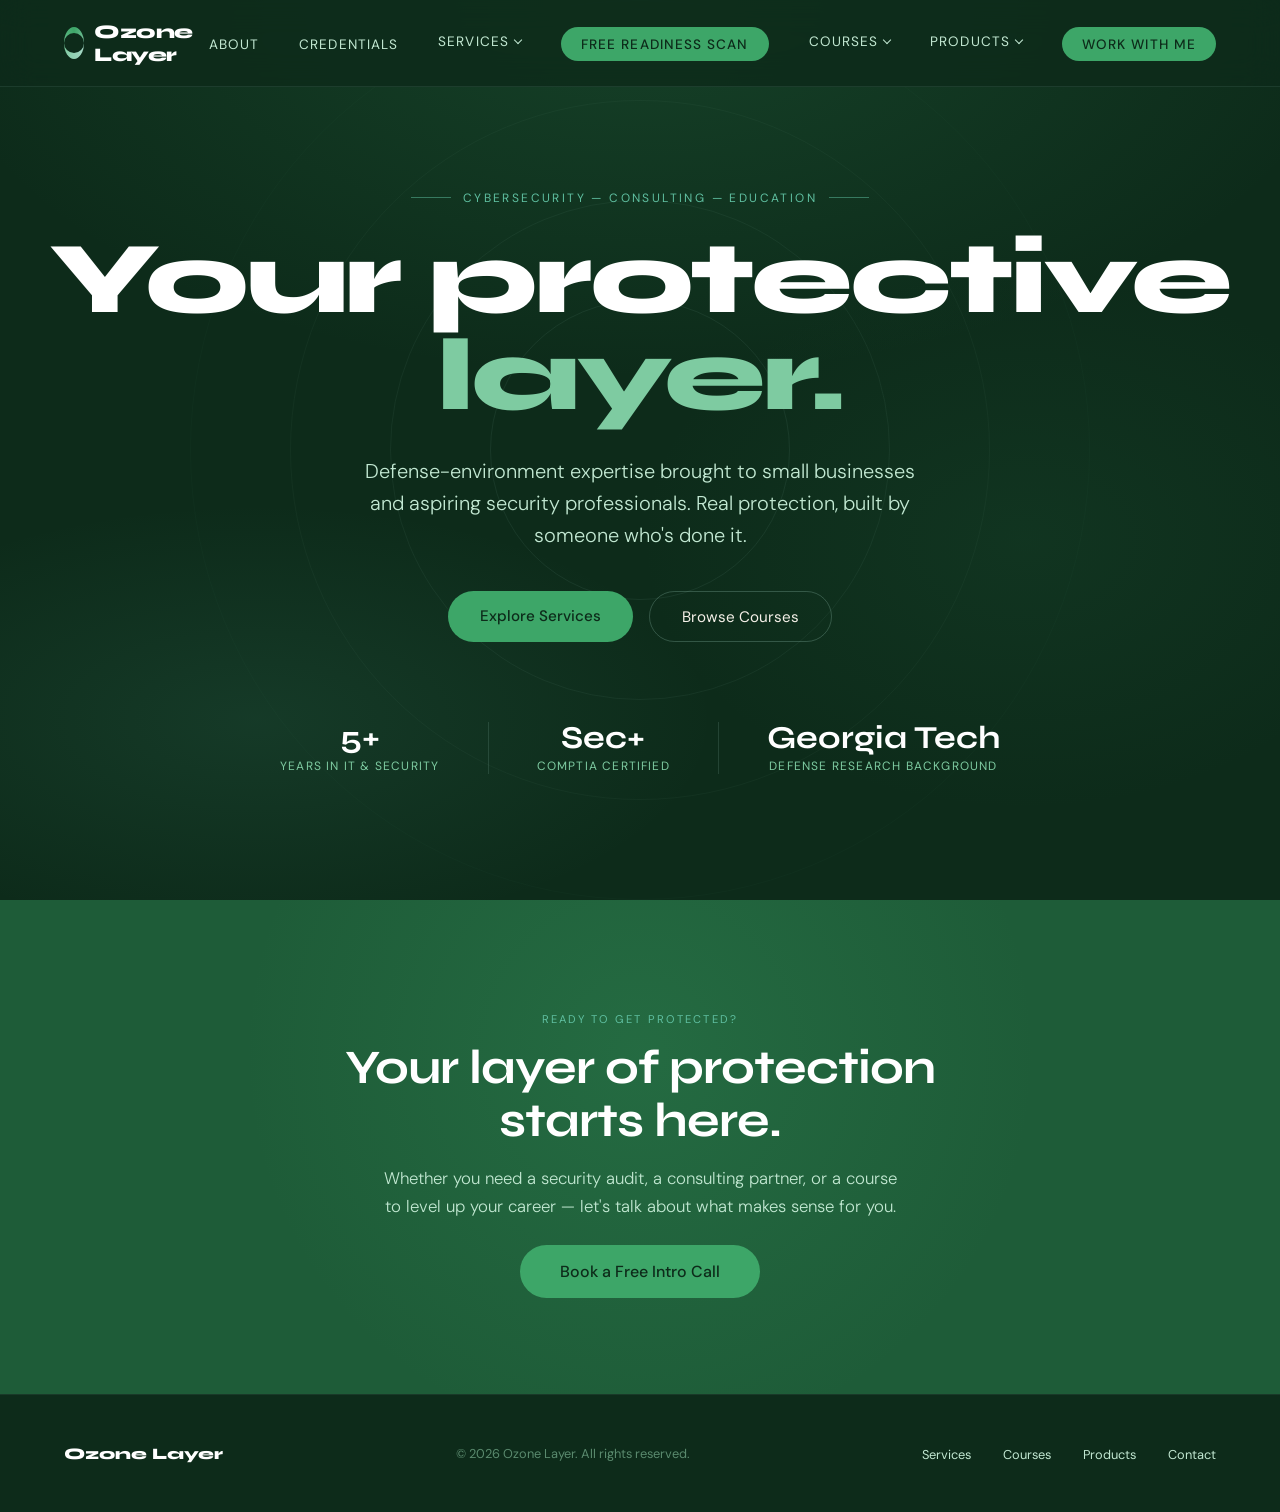
<file: index.html>
<!DOCTYPE html>
<html lang="en">
<head>
<meta charset="UTF-8">
<meta name="viewport" content="width=device-width, initial-scale=1.0">
<title>Ozone Layer — Cybersecurity Protection</title>
<link rel="preconnect" href="https://fonts.googleapis.com">
<link href="https://fonts.googleapis.com/css2?family=Syne:wght@400;500;600;700;800&family=DM+Sans:ital,wght@0,300;0,400;0,500;1,300&display=swap" rel="stylesheet">
<link rel="stylesheet" href="styles.css">
</head>
<body>

<!-- NAV -->
<nav>
  <a href="index.html" class="nav-logo">
    <div class="logo-mark"><div class="logo-mark-inner"></div></div>
    Ozone Layer
  </a>
  <button class="nav-toggle" id="navToggle" aria-label="Toggle menu" aria-expanded="false">
    <span></span><span></span><span></span>
  </button>
  <ul class="nav-links" id="navLinks">
    <li><a href="about.html">About</a></li>
    <li><a href="credentials.html">Credentials</a></li>
    <li class="nav-dropdown">
      <button type="button" class="nav-dropdown-trigger" aria-haspopup="true" aria-expanded="false">
        Services <span class="nav-dropdown-caret"></span>
      </button>
      <ul class="dropdown-menu">
        <li><a href="services.html">Security Audit</a></li>
        <li><a href="services.html">CMMC Compliance</a></li>
        <li><a href="services.html">Remote IT Security Retainer</a></li>
        <li><a href="services.html">Strategy Call</a></li>
        <li><a href="services.html">Security Awareness Training</a></li>
        <li><a href="services.html">Policy Development</a></li>
      </ul>
    </li>
    <li><a href="scan.html" class="nav-cta">Free Readiness Scan</a></li>
    <li class="nav-dropdown">
      <button type="button" class="nav-dropdown-trigger" aria-haspopup="true" aria-expanded="false">
        Courses <span class="nav-dropdown-caret"></span>
      </button>
      <ul class="dropdown-menu">
        <li><a href="courses.html">CompTIA Security+ Complete Prep</a></li>
        <li><a href="courses.html">Cybersecurity for Small Business Owners</a></li>
        <li><a href="courses.html">Intro to CMMC Compliance</a></li>
        <li><a href="courses.html">Break Into IT: Your First Security Job</a></li>
        <li><a href="courses.html">Home Lab Setup for Security Pros</a></li>
      </ul>
    </li>
    <li class="nav-dropdown">
      <button type="button" class="nav-dropdown-trigger" aria-haspopup="true" aria-expanded="false">
        Products <span class="nav-dropdown-caret"></span>
      </button>
      <ul class="dropdown-menu">
        <li><a href="products.html">SMB Security Audit Checklist</a></li>
        <li><a href="products.html">CMMC Level 1 Starter Kit</a></li>
        <li><a href="products.html">Security Policy Template Pack</a></li>
        <li><a href="products.html">Security+ Study Guide</a></li>
      </ul>
    </li>
    <li><a href="index.html#contact" class="nav-cta">Work With Me</a></li>
  </ul>
</nav>

<!-- HERO -->
<section class="hero">
  <div class="hero-bg"></div>
  <div class="hero-rings">
    <div class="ring"></div>
    <div class="ring"></div>
    <div class="ring"></div>
    <div class="ring"></div>
  </div>

  <div class="hero-eyebrow">Cybersecurity — Consulting — Education</div>

  <h1 class="hero-title">
    Your protective
    <span class="hero-title-accent">layer.</span>
  </h1>

  <p class="hero-sub">
    Defense-environment expertise brought to small businesses and aspiring security professionals. Real protection, built by someone who's done it.
  </p>

  <div class="hero-actions">
    <a href="services.html" class="btn-primary">Explore Services</a>
    <a href="courses.html" class="btn-ghost">Browse Courses</a>
  </div>

  <div class="hero-stats">
    <div class="stat">
      <div class="stat-num">5+</div>
      <div class="stat-label">Years in IT & Security</div>
    </div>
    <div class="stat-divider"></div>
    <div class="stat">
      <div class="stat-num">Sec+</div>
      <div class="stat-label">CompTIA Certified</div>
    </div>
    <div class="stat-divider"></div>
    <div class="stat">
      <div class="stat-num">Georgia Tech</div>
      <div class="stat-label">Defense Research Background</div>
    </div>
  </div>
</section>

<!-- CTA -->
<section class="cta-section" id="contact">
  <div class="section-label reveal">Ready to get protected?</div>
  <h2 class="section-title reveal">Your layer of protection starts here.</h2>
  <p class="section-body reveal">Whether you need a security audit, a consulting partner, or a course to level up your career — let's talk about what makes sense for you.</p>
  <div class="reveal">
    <a href="mailto:hello@ozonelayer.io" class="btn-primary" style="font-size: 1rem; padding: 1rem 2.5rem;">Book a Free Intro Call</a>
  </div>
</section>

<!-- FOOTER -->
<footer>
  <div class="footer-logo">Ozone Layer</div>
  <p class="footer-copy">© 2026 Ozone Layer. All rights reserved.</p>
  <ul class="footer-links">
    <li><a href="services.html">Services</a></li>
    <li><a href="courses.html">Courses</a></li>
    <li><a href="products.html">Products</a></li>
    <li><a href="index.html#contact">Contact</a></li>
  </ul>
</footer>

<script src="script.js"></script>

</body>
</html>
</file>
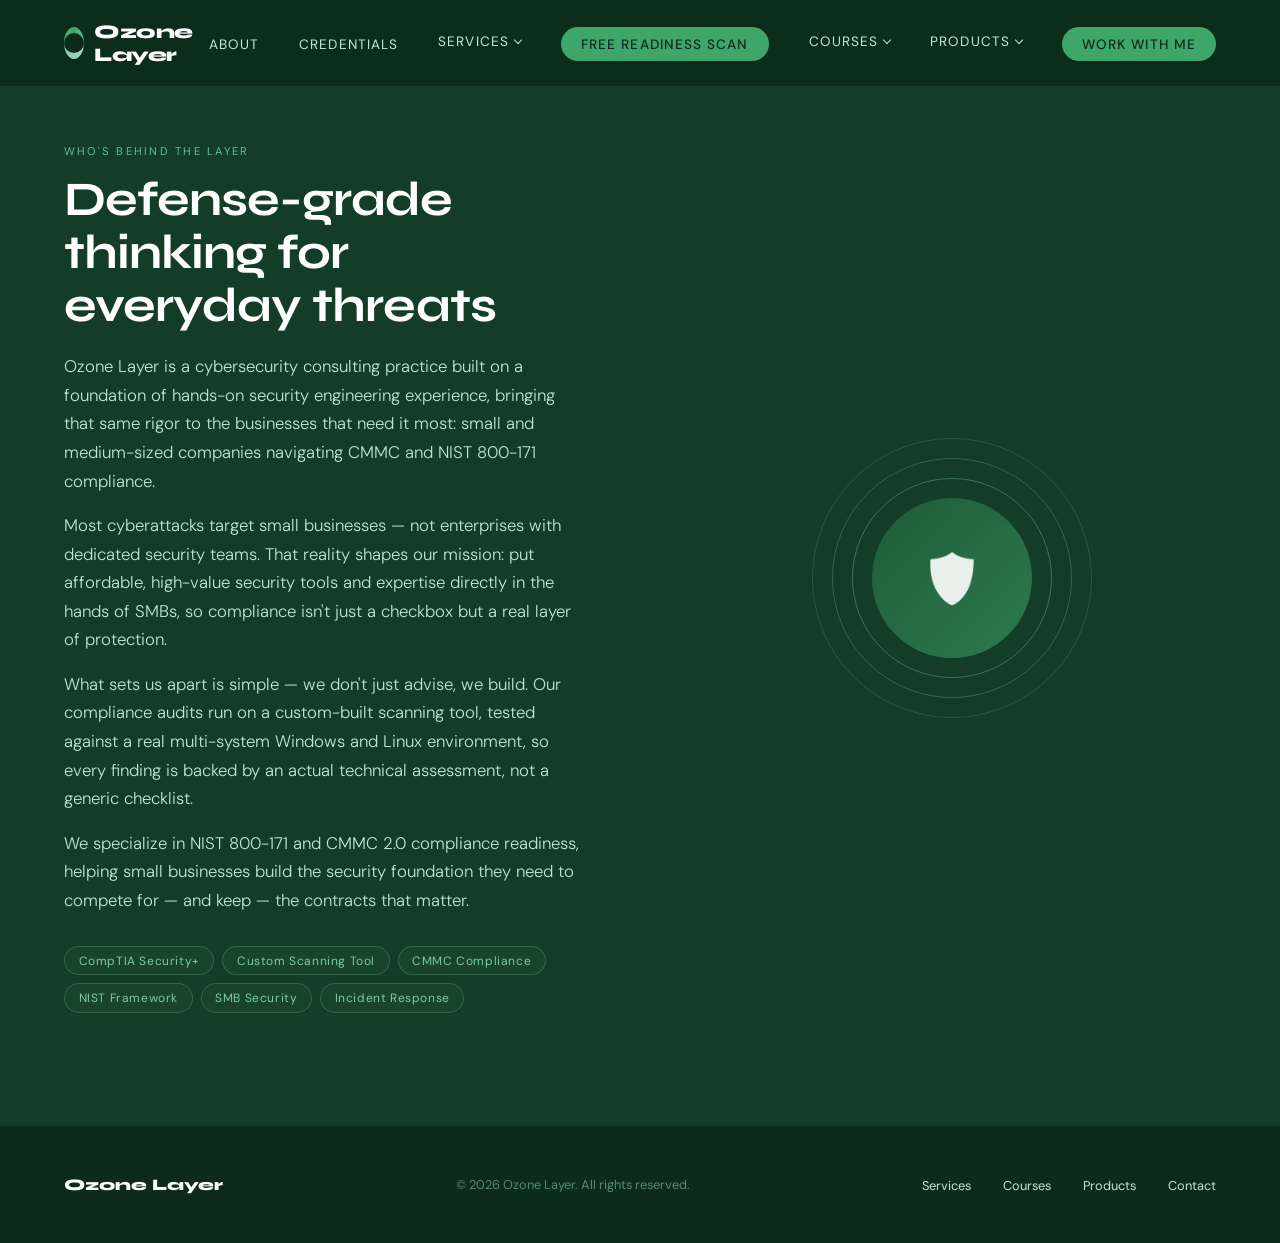
<file: about.html>
<!DOCTYPE html>
<html lang="en">
<head>
<meta charset="UTF-8">
<meta name="viewport" content="width=device-width, initial-scale=1.0">
<title>About — Ozone Layer</title>
<link rel="preconnect" href="https://fonts.googleapis.com">
<link href="https://fonts.googleapis.com/css2?family=Syne:wght@400;500;600;700;800&family=DM+Sans:ital,wght@0,300;0,400;0,500;1,300&display=swap" rel="stylesheet">
<link rel="stylesheet" href="styles.css">
</head>
<body>

<!-- NAV -->
<nav>
  <a href="index.html" class="nav-logo">
    <div class="logo-mark"><div class="logo-mark-inner"></div></div>
    Ozone Layer
  </a>
  <button class="nav-toggle" id="navToggle" aria-label="Toggle menu" aria-expanded="false">
    <span></span><span></span><span></span>
  </button>
  <ul class="nav-links" id="navLinks">
    <li><a href="about.html">About</a></li>
    <li><a href="credentials.html">Credentials</a></li>
    <li class="nav-dropdown">
      <button type="button" class="nav-dropdown-trigger" aria-haspopup="true" aria-expanded="false">
        Services <span class="nav-dropdown-caret"></span>
      </button>
      <ul class="dropdown-menu">
        <li><a href="services.html">Security Audit</a></li>
        <li><a href="services.html">CMMC Compliance</a></li>
        <li><a href="services.html">Remote IT Security Retainer</a></li>
        <li><a href="services.html">Strategy Call</a></li>
        <li><a href="services.html">Security Awareness Training</a></li>
        <li><a href="services.html">Policy Development</a></li>
      </ul>
    </li>
    <li><a href="scan.html" class="nav-cta">Free Readiness Scan</a></li>
    <li class="nav-dropdown">
      <button type="button" class="nav-dropdown-trigger" aria-haspopup="true" aria-expanded="false">
        Courses <span class="nav-dropdown-caret"></span>
      </button>
      <ul class="dropdown-menu">
        <li><a href="courses.html">CompTIA Security+ Complete Prep</a></li>
        <li><a href="courses.html">Cybersecurity for Small Business Owners</a></li>
        <li><a href="courses.html">Intro to CMMC Compliance</a></li>
        <li><a href="courses.html">Break Into IT: Your First Security Job</a></li>
        <li><a href="courses.html">Home Lab Setup for Security Pros</a></li>
      </ul>
    </li>
    <li class="nav-dropdown">
      <button type="button" class="nav-dropdown-trigger" aria-haspopup="true" aria-expanded="false">
        Products <span class="nav-dropdown-caret"></span>
      </button>
      <ul class="dropdown-menu">
        <li><a href="products.html">SMB Security Audit Checklist</a></li>
        <li><a href="products.html">CMMC Level 1 Starter Kit</a></li>
        <li><a href="products.html">Security Policy Template Pack</a></li>
        <li><a href="products.html">Security+ Study Guide</a></li>
      </ul>
    </li>
    <li><a href="index.html#contact" class="nav-cta">Work With Me</a></li>
  </ul>
</nav>

<!-- ABOUT -->
<section class="about page-section-top" id="about">
  <div class="about-content reveal">
    <div class="section-label">Who's behind the layer</div>
    <h2 class="section-title">Defense-grade thinking for everyday threats</h2>
    <p class="section-body">
      Ozone Layer is a cybersecurity consulting practice built on a foundation of hands-on security engineering experience, bringing that same rigor to the businesses that need it most: small and medium-sized companies navigating CMMC and NIST 800-171 compliance.
    </p>
    <p class="section-body" style="margin-top: 1rem;">
      Most cyberattacks target small businesses — not enterprises with dedicated security teams. That reality shapes our mission: put affordable, high-value security tools and expertise directly in the hands of SMBs, so compliance isn't just a checkbox but a real layer of protection.
    </p>
    <p class="section-body" style="margin-top: 1rem;">
      What sets us apart is simple — we don't just advise, we build. Our compliance audits run on a custom-built scanning tool, tested against a real multi-system Windows and Linux environment, so every finding is backed by an actual technical assessment, not a generic checklist.
    </p>
    <p class="section-body" style="margin-top: 1rem;">
      We specialize in NIST 800-171 and CMMC 2.0 compliance readiness, helping small businesses build the security foundation they need to compete for — and keep — the contracts that matter.
    </p>
    <div class="about-tags">
      <span class="tag">CompTIA Security+</span>
      <span class="tag">Custom Scanning Tool</span>
      <span class="tag">CMMC Compliance</span>
      <span class="tag">NIST Framework</span>
      <span class="tag">SMB Security</span>
      <span class="tag">Incident Response</span>
    </div>
  </div>
  <div class="about-visual reveal">
    <div class="about-shield">
      <div class="shield-ring"></div>
      <div class="shield-ring"></div>
      <div class="shield-ring"></div>
      <div class="shield-center">
        <span class="shield-icon">🛡️</span>
      </div>
    </div>
  </div>
</section>

<!-- FOOTER -->
<footer>
  <div class="footer-logo">Ozone Layer</div>
  <p class="footer-copy">© 2026 Ozone Layer. All rights reserved.</p>
  <ul class="footer-links">
    <li><a href="services.html">Services</a></li>
    <li><a href="courses.html">Courses</a></li>
    <li><a href="products.html">Products</a></li>
    <li><a href="index.html#contact">Contact</a></li>
  </ul>
</footer>

<script src="script.js"></script>

</body>
</html>
</file>
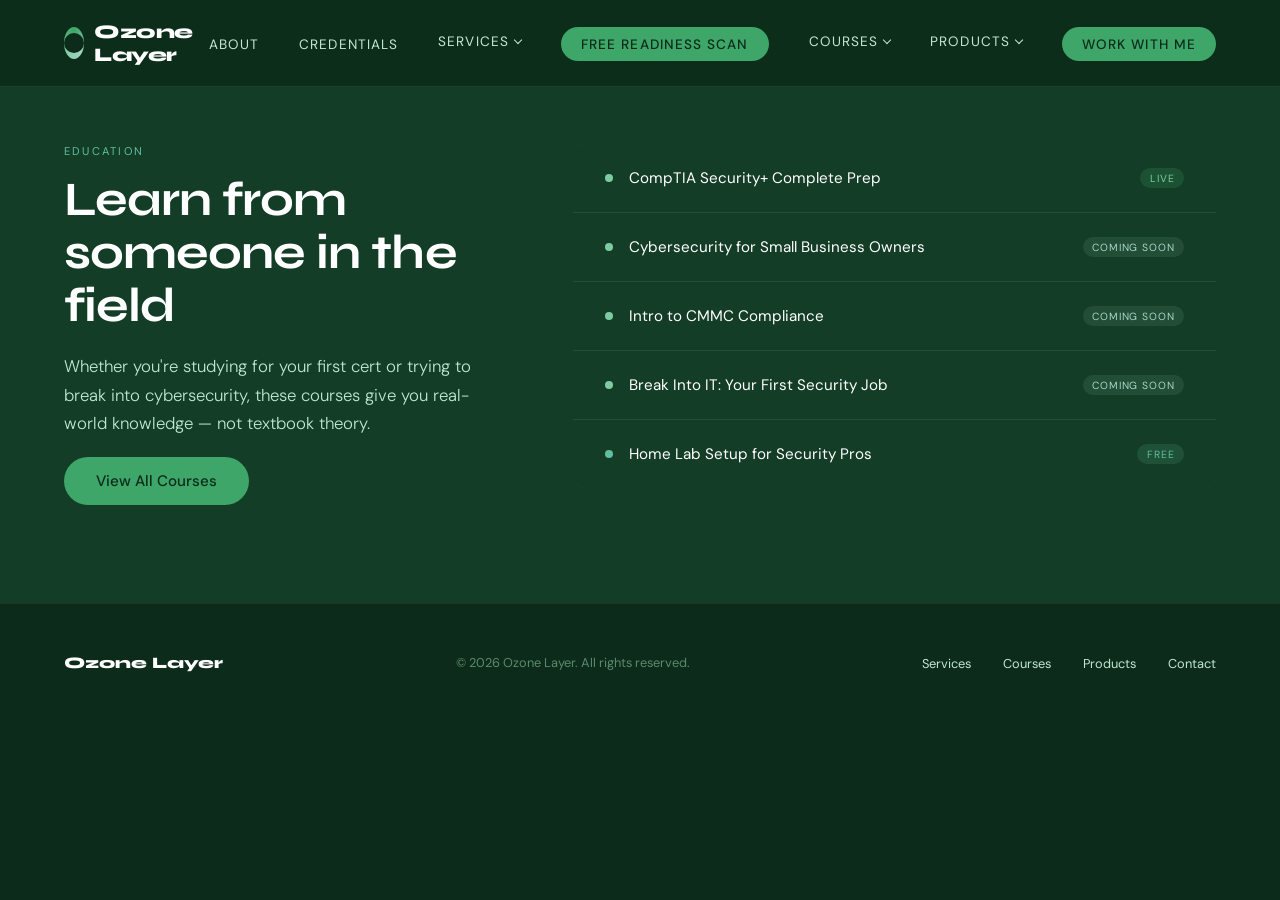
<file: courses.html>
<!DOCTYPE html>
<html lang="en">
<head>
<meta charset="UTF-8">
<meta name="viewport" content="width=device-width, initial-scale=1.0">
<title>Courses — Ozone Layer</title>
<link rel="preconnect" href="https://fonts.googleapis.com">
<link href="https://fonts.googleapis.com/css2?family=Syne:wght@400;500;600;700;800&family=DM+Sans:ital,wght@0,300;0,400;0,500;1,300&display=swap" rel="stylesheet">
<link rel="stylesheet" href="styles.css">
</head>
<body>

<!-- NAV -->
<nav>
  <a href="index.html" class="nav-logo">
    <div class="logo-mark"><div class="logo-mark-inner"></div></div>
    Ozone Layer
  </a>
  <button class="nav-toggle" id="navToggle" aria-label="Toggle menu" aria-expanded="false">
    <span></span><span></span><span></span>
  </button>
  <ul class="nav-links" id="navLinks">
    <li><a href="about.html">About</a></li>
    <li><a href="credentials.html">Credentials</a></li>
    <li class="nav-dropdown">
      <button type="button" class="nav-dropdown-trigger" aria-haspopup="true" aria-expanded="false">
        Services <span class="nav-dropdown-caret"></span>
      </button>
      <ul class="dropdown-menu">
        <li><a href="services.html">Security Audit</a></li>
        <li><a href="services.html">CMMC Compliance</a></li>
        <li><a href="services.html">Remote IT Security Retainer</a></li>
        <li><a href="services.html">Strategy Call</a></li>
        <li><a href="services.html">Security Awareness Training</a></li>
        <li><a href="services.html">Policy Development</a></li>
      </ul>
    </li>
    <li><a href="scan.html" class="nav-cta">Free Readiness Scan</a></li>
    <li class="nav-dropdown">
      <button type="button" class="nav-dropdown-trigger" aria-haspopup="true" aria-expanded="false">
        Courses <span class="nav-dropdown-caret"></span>
      </button>
      <ul class="dropdown-menu">
        <li><a href="courses.html">CompTIA Security+ Complete Prep</a></li>
        <li><a href="courses.html">Cybersecurity for Small Business Owners</a></li>
        <li><a href="courses.html">Intro to CMMC Compliance</a></li>
        <li><a href="courses.html">Break Into IT: Your First Security Job</a></li>
        <li><a href="courses.html">Home Lab Setup for Security Pros</a></li>
      </ul>
    </li>
    <li class="nav-dropdown">
      <button type="button" class="nav-dropdown-trigger" aria-haspopup="true" aria-expanded="false">
        Products <span class="nav-dropdown-caret"></span>
      </button>
      <ul class="dropdown-menu">
        <li><a href="products.html">SMB Security Audit Checklist</a></li>
        <li><a href="products.html">CMMC Level 1 Starter Kit</a></li>
        <li><a href="products.html">Security Policy Template Pack</a></li>
        <li><a href="products.html">Security+ Study Guide</a></li>
      </ul>
    </li>
    <li><a href="index.html#contact" class="nav-cta">Work With Me</a></li>
  </ul>
</nav>

<!-- COURSES -->
<section class="courses page-section-top" id="courses">
  <div class="courses-layout">
    <div class="reveal">
      <div class="section-label">Education</div>
      <h2 class="section-title">Learn from someone in the field</h2>
      <p class="section-body">
        Whether you're studying for your first cert or trying to break into cybersecurity, these courses give you real-world knowledge — not textbook theory.
      </p>
      <div style="margin-top: 2rem;">
        <a href="#" class="btn-primary">View All Courses</a>
      </div>
    </div>
    <div class="course-list reveal">
      <div class="course-item">
        <div class="course-item-left">
          <div class="course-dot" style="background: var(--green-pale);"></div>
          <div class="course-name">CompTIA Security+ Complete Prep</div>
        </div>
        <span class="course-badge badge-live">Live</span>
      </div>
      <div class="course-item">
        <div class="course-item-left">
          <div class="course-dot"></div>
          <div class="course-name">Cybersecurity for Small Business Owners</div>
        </div>
        <span class="course-badge badge-soon">Coming Soon</span>
      </div>
      <div class="course-item">
        <div class="course-item-left">
          <div class="course-dot"></div>
          <div class="course-name">Intro to CMMC Compliance</div>
        </div>
        <span class="course-badge badge-soon">Coming Soon</span>
      </div>
      <div class="course-item">
        <div class="course-item-left">
          <div class="course-dot"></div>
          <div class="course-name">Break Into IT: Your First Security Job</div>
        </div>
        <span class="course-badge badge-soon">Coming Soon</span>
      </div>
      <div class="course-item">
        <div class="course-item-left">
          <div class="course-dot" style="background: var(--ozone-glow);"></div>
          <div class="course-name">Home Lab Setup for Security Pros</div>
        </div>
        <span class="course-badge badge-free">Free</span>
      </div>
    </div>
  </div>
</section>

<!-- FOOTER -->
<footer>
  <div class="footer-logo">Ozone Layer</div>
  <p class="footer-copy">© 2026 Ozone Layer. All rights reserved.</p>
  <ul class="footer-links">
    <li><a href="services.html">Services</a></li>
    <li><a href="courses.html">Courses</a></li>
    <li><a href="products.html">Products</a></li>
    <li><a href="index.html#contact">Contact</a></li>
  </ul>
</footer>

<script src="script.js"></script>

</body>
</html>
</file>
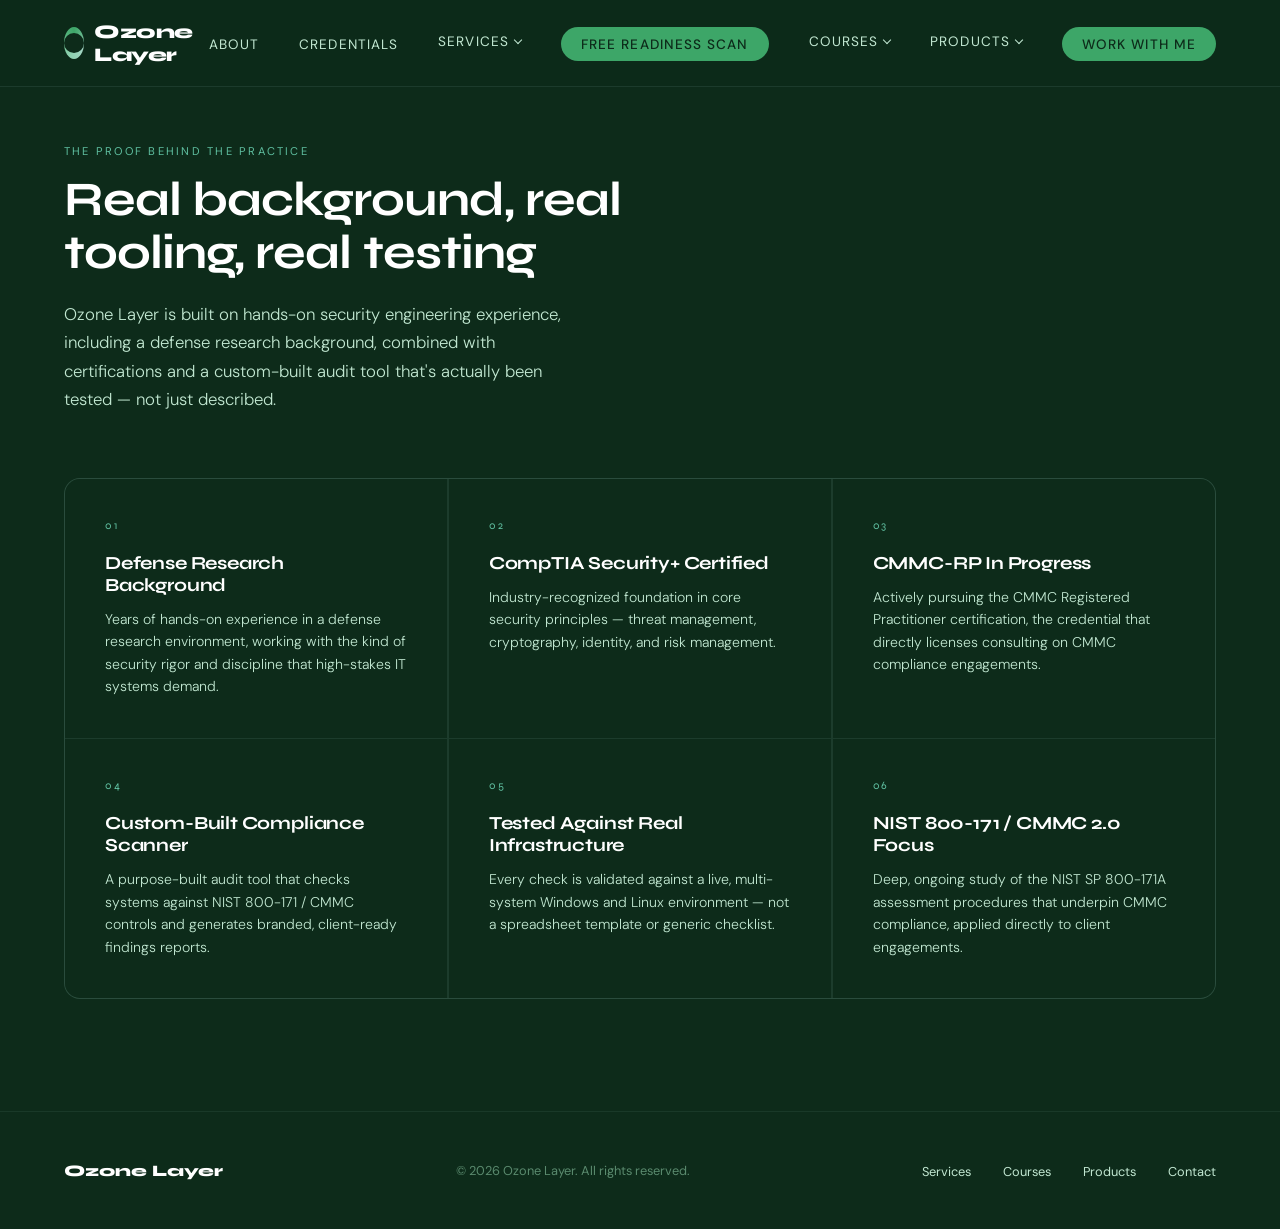
<file: credentials.html>
<!DOCTYPE html>
<html lang="en">
<head>
<meta charset="UTF-8">
<meta name="viewport" content="width=device-width, initial-scale=1.0">
<title>Credentials — Ozone Layer</title>
<link rel="preconnect" href="https://fonts.googleapis.com">
<link href="https://fonts.googleapis.com/css2?family=Syne:wght@400;500;600;700;800&family=DM+Sans:ital,wght@0,300;0,400;0,500;1,300&display=swap" rel="stylesheet">
<link rel="stylesheet" href="styles.css">
</head>
<body>

<!-- NAV -->
<nav>
  <a href="index.html" class="nav-logo">
    <div class="logo-mark"><div class="logo-mark-inner"></div></div>
    Ozone Layer
  </a>
  <button class="nav-toggle" id="navToggle" aria-label="Toggle menu" aria-expanded="false">
    <span></span><span></span><span></span>
  </button>
  <ul class="nav-links" id="navLinks">
    <li><a href="about.html">About</a></li>
    <li><a href="credentials.html">Credentials</a></li>
    <li class="nav-dropdown">
      <button type="button" class="nav-dropdown-trigger" aria-haspopup="true" aria-expanded="false">
        Services <span class="nav-dropdown-caret"></span>
      </button>
      <ul class="dropdown-menu">
        <li><a href="services.html">Security Audit</a></li>
        <li><a href="services.html">CMMC Compliance</a></li>
        <li><a href="services.html">Remote IT Security Retainer</a></li>
        <li><a href="services.html">Strategy Call</a></li>
        <li><a href="services.html">Security Awareness Training</a></li>
        <li><a href="services.html">Policy Development</a></li>
      </ul>
    </li>
    <li><a href="scan.html" class="nav-cta">Free Readiness Scan</a></li>
    <li class="nav-dropdown">
      <button type="button" class="nav-dropdown-trigger" aria-haspopup="true" aria-expanded="false">
        Courses <span class="nav-dropdown-caret"></span>
      </button>
      <ul class="dropdown-menu">
        <li><a href="courses.html">CompTIA Security+ Complete Prep</a></li>
        <li><a href="courses.html">Cybersecurity for Small Business Owners</a></li>
        <li><a href="courses.html">Intro to CMMC Compliance</a></li>
        <li><a href="courses.html">Break Into IT: Your First Security Job</a></li>
        <li><a href="courses.html">Home Lab Setup for Security Pros</a></li>
      </ul>
    </li>
    <li class="nav-dropdown">
      <button type="button" class="nav-dropdown-trigger" aria-haspopup="true" aria-expanded="false">
        Products <span class="nav-dropdown-caret"></span>
      </button>
      <ul class="dropdown-menu">
        <li><a href="products.html">SMB Security Audit Checklist</a></li>
        <li><a href="products.html">CMMC Level 1 Starter Kit</a></li>
        <li><a href="products.html">Security Policy Template Pack</a></li>
        <li><a href="products.html">Security+ Study Guide</a></li>
      </ul>
    </li>
    <li><a href="index.html#contact" class="nav-cta">Work With Me</a></li>
  </ul>
</nav>

<!-- CREDENTIALS -->
<section class="services page-section-top" id="credentials">
  <div class="services-header reveal">
    <div class="section-label">The proof behind the practice</div>
    <h2 class="section-title">Real background, real tooling, real testing</h2>
    <p class="section-body">
      Ozone Layer is built on hands-on security engineering experience, including a defense research background, combined with certifications and a custom-built audit tool that's actually been tested — not just described.
    </p>
  </div>

  <div class="services-grid reveal">
    <div class="service-card">
      <div class="service-num">01</div>
      <div class="service-name">Defense Research Background</div>
      <div class="service-desc">Years of hands-on experience in a defense research environment, working with the kind of security rigor and discipline that high-stakes IT systems demand.</div>
    </div>
    <div class="service-card">
      <div class="service-num">02</div>
      <div class="service-name">CompTIA Security+ Certified</div>
      <div class="service-desc">Industry-recognized foundation in core security principles — threat management, cryptography, identity, and risk management.</div>
    </div>
    <div class="service-card">
      <div class="service-num">03</div>
      <div class="service-name">CMMC-RP In Progress</div>
      <div class="service-desc">Actively pursuing the CMMC Registered Practitioner certification, the credential that directly licenses consulting on CMMC compliance engagements.</div>
    </div>
    <div class="service-card">
      <div class="service-num">04</div>
      <div class="service-name">Custom-Built Compliance Scanner</div>
      <div class="service-desc">A purpose-built audit tool that checks systems against NIST 800-171 / CMMC controls and generates branded, client-ready findings reports.</div>
    </div>
    <div class="service-card">
      <div class="service-num">05</div>
      <div class="service-name">Tested Against Real Infrastructure</div>
      <div class="service-desc">Every check is validated against a live, multi-system Windows and Linux environment — not a spreadsheet template or generic checklist.</div>
    </div>
    <div class="service-card">
      <div class="service-num">06</div>
      <div class="service-name">NIST 800-171 / CMMC 2.0 Focus</div>
      <div class="service-desc">Deep, ongoing study of the NIST SP 800-171A assessment procedures that underpin CMMC compliance, applied directly to client engagements.</div>
    </div>
  </div>
</section>

<!-- FOOTER -->
<footer>
  <div class="footer-logo">Ozone Layer</div>
  <p class="footer-copy">© 2026 Ozone Layer. All rights reserved.</p>
  <ul class="footer-links">
    <li><a href="services.html">Services</a></li>
    <li><a href="courses.html">Courses</a></li>
    <li><a href="products.html">Products</a></li>
    <li><a href="index.html#contact">Contact</a></li>
  </ul>
</footer>

<script src="script.js"></script>

</body>
</html>
</file>
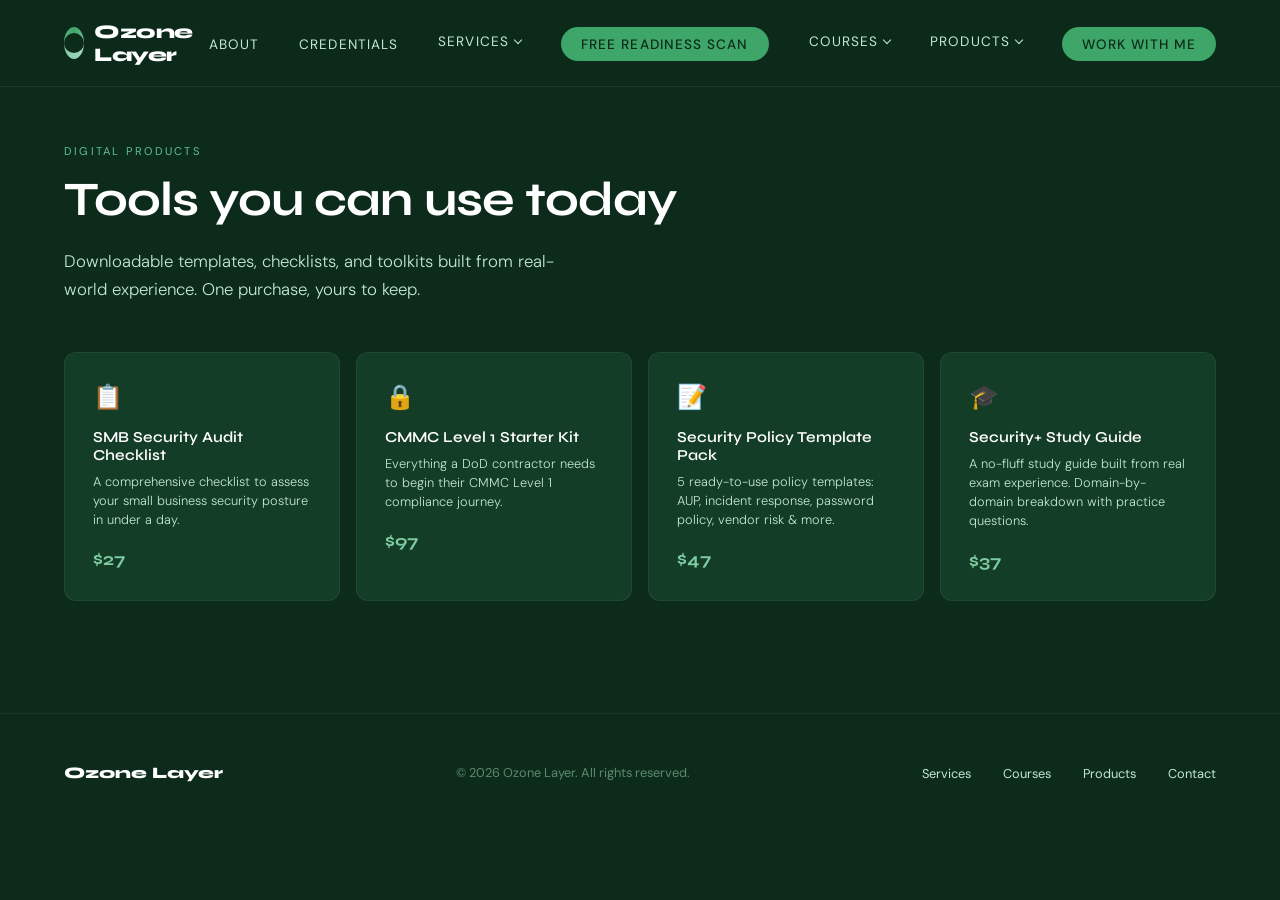
<file: products.html>
<!DOCTYPE html>
<html lang="en">
<head>
<meta charset="UTF-8">
<meta name="viewport" content="width=device-width, initial-scale=1.0">
<title>Products — Ozone Layer</title>
<link rel="preconnect" href="https://fonts.googleapis.com">
<link href="https://fonts.googleapis.com/css2?family=Syne:wght@400;500;600;700;800&family=DM+Sans:ital,wght@0,300;0,400;0,500;1,300&display=swap" rel="stylesheet">
<link rel="stylesheet" href="styles.css">
</head>
<body>

<!-- NAV -->
<nav>
  <a href="index.html" class="nav-logo">
    <div class="logo-mark"><div class="logo-mark-inner"></div></div>
    Ozone Layer
  </a>
  <button class="nav-toggle" id="navToggle" aria-label="Toggle menu" aria-expanded="false">
    <span></span><span></span><span></span>
  </button>
  <ul class="nav-links" id="navLinks">
    <li><a href="about.html">About</a></li>
    <li><a href="credentials.html">Credentials</a></li>
    <li class="nav-dropdown">
      <button type="button" class="nav-dropdown-trigger" aria-haspopup="true" aria-expanded="false">
        Services <span class="nav-dropdown-caret"></span>
      </button>
      <ul class="dropdown-menu">
        <li><a href="services.html">Security Audit</a></li>
        <li><a href="services.html">CMMC Compliance</a></li>
        <li><a href="services.html">Remote IT Security Retainer</a></li>
        <li><a href="services.html">Strategy Call</a></li>
        <li><a href="services.html">Security Awareness Training</a></li>
        <li><a href="services.html">Policy Development</a></li>
      </ul>
    </li>
    <li><a href="scan.html" class="nav-cta">Free Readiness Scan</a></li>
    <li class="nav-dropdown">
      <button type="button" class="nav-dropdown-trigger" aria-haspopup="true" aria-expanded="false">
        Courses <span class="nav-dropdown-caret"></span>
      </button>
      <ul class="dropdown-menu">
        <li><a href="courses.html">CompTIA Security+ Complete Prep</a></li>
        <li><a href="courses.html">Cybersecurity for Small Business Owners</a></li>
        <li><a href="courses.html">Intro to CMMC Compliance</a></li>
        <li><a href="courses.html">Break Into IT: Your First Security Job</a></li>
        <li><a href="courses.html">Home Lab Setup for Security Pros</a></li>
      </ul>
    </li>
    <li class="nav-dropdown">
      <button type="button" class="nav-dropdown-trigger" aria-haspopup="true" aria-expanded="false">
        Products <span class="nav-dropdown-caret"></span>
      </button>
      <ul class="dropdown-menu">
        <li><a href="products.html">SMB Security Audit Checklist</a></li>
        <li><a href="products.html">CMMC Level 1 Starter Kit</a></li>
        <li><a href="products.html">Security Policy Template Pack</a></li>
        <li><a href="products.html">Security+ Study Guide</a></li>
      </ul>
    </li>
    <li><a href="index.html#contact" class="nav-cta">Work With Me</a></li>
  </ul>
</nav>

<!-- PRODUCTS -->
<section class="products page-section-top" id="products">
  <div class="reveal">
    <div class="section-label">Digital Products</div>
    <h2 class="section-title">Tools you can use today</h2>
    <p class="section-body">Downloadable templates, checklists, and toolkits built from real-world experience. One purchase, yours to keep.</p>
  </div>
  <div class="products-grid reveal">
    <div class="product-card">
      <span class="product-emoji">📋</span>
      <div class="product-name">SMB Security Audit Checklist</div>
      <div class="product-desc">A comprehensive checklist to assess your small business security posture in under a day.</div>
      <div class="product-price">$27</div>
    </div>
    <div class="product-card">
      <span class="product-emoji">🔒</span>
      <div class="product-name">CMMC Level 1 Starter Kit</div>
      <div class="product-desc">Everything a DoD contractor needs to begin their CMMC Level 1 compliance journey.</div>
      <div class="product-price">$97</div>
    </div>
    <div class="product-card">
      <span class="product-emoji">📝</span>
      <div class="product-name">Security Policy Template Pack</div>
      <div class="product-desc">5 ready-to-use policy templates: AUP, incident response, password policy, vendor risk & more.</div>
      <div class="product-price">$47</div>
    </div>
    <div class="product-card">
      <span class="product-emoji">🎓</span>
      <div class="product-name">Security+ Study Guide</div>
      <div class="product-desc">A no-fluff study guide built from real exam experience. Domain-by-domain breakdown with practice questions.</div>
      <div class="product-price">$37</div>
    </div>
  </div>
</section>

<!-- FOOTER -->
<footer>
  <div class="footer-logo">Ozone Layer</div>
  <p class="footer-copy">© 2026 Ozone Layer. All rights reserved.</p>
  <ul class="footer-links">
    <li><a href="services.html">Services</a></li>
    <li><a href="courses.html">Courses</a></li>
    <li><a href="products.html">Products</a></li>
    <li><a href="index.html#contact">Contact</a></li>
  </ul>
</footer>

<script src="script.js"></script>

</body>
</html>
</file>
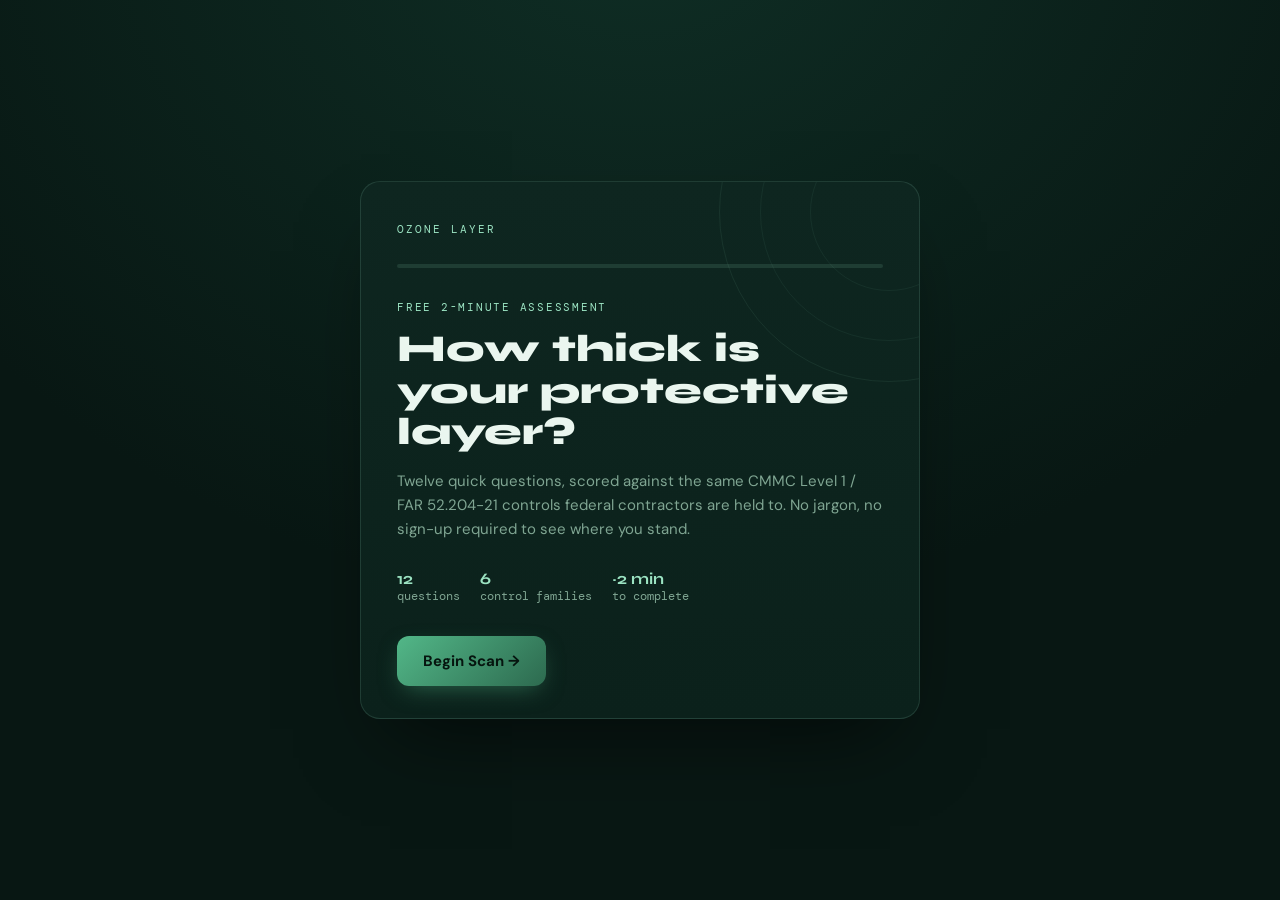
<file: scan.html>
<!DOCTYPE html>
<html lang="en">
<head>
<meta charset="UTF-8">
<meta name="viewport" content="width=device-width, initial-scale=1.0">
<title>Ozone Layer — CMMC Level 1 Readiness Scan</title>
<link rel="preconnect" href="https://fonts.googleapis.com">
<link rel="preconnect" href="https://fonts.gstatic.com" crossorigin>
<link href="https://fonts.googleapis.com/css2?family=Syne:wght@600;700;800&family=DM+Sans:wght@400;500;700&family=DM+Mono:wght@400;500&display=swap" rel="stylesheet">
<style>
  :root{
    --bg-deep:#081713;
    --bg-panel:#0E2620;
    --bg-panel-2:#123A2E;
    --green-primary:#2D6A4F;
    --green-bright:#52B788;
    --mint:#9BE3C2;
    --pale:#EAF6EF;
    --muted:#7FA592;
    --amber:#E9C46A;
    --coral:#E7735A;
    --ring-track:rgba(155,227,194,0.12);
    --focus:#B7F0D6;
  }
  *{box-sizing:border-box;}
  html,body{margin:0;padding:0;}
  body{
    background:radial-gradient(120% 140% at 50% -10%, #0F2E25 0%, var(--bg-deep) 55%);
    color:var(--pale);
    font-family:'DM Sans', sans-serif;
    min-height:100vh;
    display:flex;
    align-items:center;
    justify-content:center;
    padding:32px 16px;
    -webkit-font-smoothing:antialiased;
  }
  button{font-family:inherit;}
  button:focus-visible, a:focus-visible, input:focus-visible{
    outline:2px solid var(--focus);
    outline-offset:3px;
  }

  .quiz-app{
    position:relative;
    width:100%;
    max-width:560px;
    background:linear-gradient(180deg, var(--bg-panel) 0%, #0B211B 100%);
    border:1px solid rgba(155,227,194,0.14);
    border-radius:20px;
    padding:40px 36px 32px;
    overflow:hidden;
    box-shadow:0 40px 80px -30px rgba(0,0,0,0.6);
  }

  .ambient-rings{
    position:absolute;
    top:-140px; right:-140px;
    width:340px; height:340px;
    border-radius:50%;
    border:1px solid rgba(155,227,194,0.08);
    pointer-events:none;
  }
  .ambient-rings::before, .ambient-rings::after{
    content:'';
    position:absolute;
    border-radius:50%;
    border:1px solid rgba(155,227,194,0.06);
  }
  .ambient-rings::before{ inset:40px; }
  .ambient-rings::after{ inset:90px; }
  @media (prefers-reduced-motion: no-preference){
    .ambient-rings{ animation:driftSpin 90s linear infinite; }
  }
  @keyframes driftSpin{ to{ transform:rotate(360deg); } }

  .brand-row{
    display:flex;
    align-items:center;
    justify-content:space-between;
    margin-bottom:28px;
    position:relative;
    z-index:1;
  }
  .brand{
    font-family:'DM Mono', monospace;
    font-size:11px;
    letter-spacing:0.18em;
    color:var(--mint);
    text-transform:uppercase;
  }
  .q-counter{
    font-family:'DM Mono', monospace;
    font-size:11px;
    color:var(--muted);
    letter-spacing:0.05em;
  }

  .progress-bar{
    position:relative;
    height:4px;
    border-radius:4px;
    background:var(--ring-track);
    margin-bottom:32px;
    overflow:hidden;
    z-index:1;
  }
  .progress-fill{
    position:absolute;
    inset:0 auto 0 0;
    width:0%;
    background:linear-gradient(90deg, var(--green-primary), var(--green-bright));
    border-radius:4px;
    transition:width 0.4s ease;
  }
  @media (prefers-reduced-motion: reduce){
    .progress-fill{ transition:none; }
  }

  .screen{ display:none; position:relative; z-index:1; }
  .screen.active{ display:block; }

  /* Intro */
  .eyebrow{
    font-family:'DM Mono', monospace;
    font-size:11px;
    letter-spacing:0.16em;
    text-transform:uppercase;
    color:var(--mint);
    margin-bottom:14px;
  }
  h1.intro-title{
    font-family:'Syne', sans-serif;
    font-weight:800;
    font-size:clamp(28px, 6vw, 38px);
    line-height:1.1;
    margin:0 0 16px;
    color:var(--pale);
  }
  .intro-body{
    color:var(--muted);
    font-size:15px;
    line-height:1.6;
    margin-bottom:28px;
  }
  .intro-meta{
    display:flex;
    gap:20px;
    margin-bottom:32px;
    flex-wrap:wrap;
  }
  .meta-item{
    font-family:'DM Mono', monospace;
    font-size:12px;
    color:var(--muted);
  }
  .meta-item strong{ color:var(--mint); display:block; font-size:16px; font-family:'Syne',sans-serif; }

  .btn-primary{
    background:linear-gradient(135deg, var(--green-bright), var(--green-primary));
    color:#06150F;
    border:none;
    padding:15px 26px;
    border-radius:12px;
    font-weight:700;
    font-size:15px;
    cursor:pointer;
    transition:transform 0.15s ease, box-shadow 0.15s ease;
    box-shadow:0 8px 24px -8px rgba(82,183,136,0.5);
  }
  .btn-primary:hover{ transform:translateY(-1px); box-shadow:0 12px 28px -8px rgba(82,183,136,0.65); }

  .btn-secondary{
    background:transparent;
    color:var(--mint);
    border:1px solid rgba(155,227,194,0.35);
    padding:14px 24px;
    border-radius:12px;
    font-weight:600;
    font-size:14px;
    cursor:pointer;
  }
  .btn-secondary:hover{ border-color:var(--mint); }

  /* Quiz */
  .q-eyebrow{
    font-family:'DM Mono', monospace;
    font-size:11px;
    letter-spacing:0.14em;
    text-transform:uppercase;
    color:var(--muted);
    margin-bottom:12px;
  }
  .q-eyebrow span{ color:var(--mint); }
  h2.q-text{
    font-family:'Syne', sans-serif;
    font-weight:700;
    font-size:clamp(20px, 4.4vw, 25px);
    line-height:1.3;
    margin:0 0 28px;
  }
  .q-answers{
    display:flex;
    flex-direction:column;
    gap:10px;
    margin-bottom:22px;
  }
  .ans-btn{
    text-align:left;
    background:var(--bg-panel-2);
    border:1px solid rgba(155,227,194,0.14);
    color:var(--pale);
    padding:15px 18px;
    border-radius:12px;
    font-size:14px;
    font-weight:500;
    cursor:pointer;
    display:flex;
    align-items:center;
    justify-content:space-between;
    transition:border-color 0.15s ease, background 0.15s ease;
  }
  .ans-btn:hover{ border-color:var(--green-bright); background:#153428; }
  .ans-btn .tag{
    font-family:'DM Mono', monospace;
    font-size:11px;
    color:var(--muted);
  }
  .q-back{
    background:none;
    border:none;
    color:var(--muted);
    font-size:13px;
    cursor:pointer;
    padding:4px 0;
  }
  .q-back:hover{ color:var(--mint); }
  .q-back:disabled{ opacity:0; pointer-events:none; }

  /* Results */
  .result-ring-wrap{
    display:flex;
    justify-content:center;
    margin:8px 0 24px;
  }
  .ring-center{
    font-family:'DM Mono', monospace;
  }
  #ringPercent{
    font-family:'Syne', sans-serif;
    font-weight:800;
  }
  .tier-label{
    text-align:center;
    font-family:'Syne', sans-serif;
    font-weight:700;
    font-size:19px;
    margin-bottom:6px;
  }
  .tier-sub{
    text-align:center;
    color:var(--muted);
    font-size:13.5px;
    margin-bottom:30px;
  }

  .layers{
    display:flex;
    flex-direction:column;
    gap:9px;
    margin-bottom:26px;
  }
  .layer-row{
    display:flex;
    align-items:center;
    gap:12px;
  }
  .layer-label{
    width:132px;
    flex-shrink:0;
    font-family:'DM Mono', monospace;
    font-size:11px;
    color:var(--muted);
    letter-spacing:0.02em;
  }
  .layer-track{
    flex:1;
    height:10px;
    background:var(--ring-track);
    border-radius:6px;
    overflow:hidden;
  }
  .layer-fill{
    height:100%;
    width:0%;
    border-radius:6px;
    transition:width 0.7s ease;
  }
  @media (prefers-reduced-motion: reduce){ .layer-fill{ transition:none; } }
  .layer-score{
    width:32px;
    text-align:right;
    font-family:'DM Mono', monospace;
    font-size:11px;
    color:var(--muted);
    flex-shrink:0;
  }

  .lock-panel{
    position:relative;
    border:1px dashed rgba(155,227,194,0.3);
    border-radius:14px;
    padding:22px 20px;
    margin-bottom:20px;
  }
  .lock-title{
    font-family:'Syne', sans-serif;
    font-weight:700;
    font-size:16px;
    margin-bottom:6px;
  }
  .lock-body{
    color:var(--muted);
    font-size:13.5px;
    line-height:1.55;
    margin-bottom:16px;
  }
  .lock-form{
    display:flex;
    gap:8px;
    flex-wrap:wrap;
  }
  .lock-form input[type="email"]{
    flex:1;
    min-width:180px;
    background:var(--bg-deep);
    border:1px solid rgba(155,227,194,0.25);
    color:var(--pale);
    padding:12px 14px;
    border-radius:10px;
    font-size:14px;
    font-family:'DM Sans', sans-serif;
  }
  .lock-form input[type="email"]::placeholder{ color:var(--muted); }

  .unlocked-panel{ display:none; }
  .unlocked-panel.show{ display:block; }
  .breakdown-item{
    padding:14px 0;
    border-bottom:1px solid rgba(155,227,194,0.1);
  }
  .breakdown-item:last-child{ border-bottom:none; }
  .breakdown-head{
    display:flex;
    justify-content:space-between;
    font-family:'Syne', sans-serif;
    font-weight:700;
    font-size:14px;
    margin-bottom:4px;
  }
  .breakdown-note{
    color:var(--muted);
    font-size:13px;
    line-height:1.5;
  }

  .cta-row{
    display:flex;
    gap:10px;
    flex-wrap:wrap;
    margin-top:22px;
  }
  .cta-row .btn-primary, .cta-row .btn-secondary{ flex:1; text-align:center; }

  .fine-print{
    margin-top:22px;
    color:var(--muted);
    font-size:11.5px;
    line-height:1.5;
    text-align:center;
  }

  @media (max-width:480px){
    .quiz-app{ padding:28px 20px 24px; }
    .layer-label{ width:100px; font-size:10px; }
  }
</style>
</head>
<body>

<div class="quiz-app" id="app">
  <div class="ambient-rings" aria-hidden="true"></div>

  <div class="brand-row">
    <div class="brand">Ozone Layer</div>
    <div class="q-counter" id="qCounter"></div>
  </div>
  <div class="progress-bar"><div class="progress-fill" id="progressFill"></div></div>

  <!-- INTRO -->
  <section class="screen active" id="screen-intro">
    <div class="eyebrow">Free 2-Minute Assessment</div>
    <h1 class="intro-title">How thick is your protective layer?</h1>
    <p class="intro-body">
      Twelve quick questions, scored against the same CMMC Level 1 / FAR 52.204-21 controls
      federal contractors are held to. No jargon, no sign-up required to see where you stand.
    </p>
    <div class="intro-meta">
      <div class="meta-item"><strong>12</strong>questions</div>
      <div class="meta-item"><strong>6</strong>control families</div>
      <div class="meta-item"><strong>~2 min</strong>to complete</div>
    </div>
    <button class="btn-primary" id="startBtn">Begin Scan →</button>
  </section>

  <!-- QUIZ -->
  <section class="screen" id="screen-quiz">
    <div class="q-eyebrow" id="qEyebrow"></div>
    <h2 class="q-text" id="qText"></h2>
    <div class="q-answers" id="qAnswers">
      <button class="ans-btn" data-value="2">Yes, that's in place <span class="tag">full credit</span></button>
      <button class="ans-btn" data-value="1">Partially / inconsistently <span class="tag">half credit</span></button>
      <button class="ans-btn" data-value="0">No, not yet <span class="tag">no credit</span></button>
    </div>
    <button class="q-back" id="qBack">← Back</button>
  </section>

  <!-- RESULTS -->
  <section class="screen" id="screen-results">
    <div class="result-ring-wrap">
      <svg width="180" height="180" viewBox="0 0 200 200">
        <circle cx="100" cy="100" r="86" fill="none" stroke="var(--ring-track)" stroke-width="14"/>
        <circle id="ringProgress" cx="100" cy="100" r="86" fill="none" stroke="var(--green-bright)"
          stroke-width="14" stroke-linecap="round" transform="rotate(-90 100 100)"
          style="transition:stroke-dashoffset 1s ease, stroke 0.4s ease;"/>
        <text x="100" y="94" text-anchor="middle" class="ring-center" id="ringPercent"
          fill="var(--pale)" font-size="34">0%</text>
        <text x="100" y="116" text-anchor="middle" class="ring-center"
          fill="var(--muted)" font-size="10" letter-spacing="1">READINESS</text>
      </svg>
    </div>
    <div class="tier-label" id="tierLabel"></div>
    <div class="tier-sub" id="tierSub"></div>

    <div class="layers" id="layers"></div>

    <div class="lock-panel" id="lockPanel">
      <div class="lock-title">Your full gap-by-gap breakdown</div>
      <div class="lock-body">
        See exactly which of the 6 control families are weakest, plus what to fix first —
        sent with a copy of the CMMC Level 1 checklist.
      </div>
      <form class="lock-form" id="unlockForm" method="post"
        action="https://ozonelayer.us1.list-manage.com/subscribe/post?u=REPLACE_WITH_MAILCHIMP_U&amp;id=REPLACE_WITH_MAILCHIMP_ID"
        target="mc-hidden-frame">
        <input type="email" name="EMAIL" id="emailInput" placeholder="you@company.com" required>
        <button type="submit" class="btn-primary">Unlock Report</button>
      </form>
      <iframe name="mc-hidden-frame" style="display:none;" title="mailchimp-submit"></iframe>
    </div>

    <div class="unlocked-panel" id="unlockedPanel">
      <div id="breakdownList"></div>
      <div class="cta-row">
        <a class="btn-primary" href="#cmmc-starter-kit" style="text-decoration:none; display:inline-flex; align-items:center; justify-content:center;">Get the Starter Kit — $97</a>
        <a class="btn-secondary" href="#strategy-call" style="text-decoration:none; display:inline-flex; align-items:center; justify-content:center;">Book a Strategy Call</a>
      </div>
    </div>

    <div class="fine-print">
      This is a simplified self-assessment for planning purposes — not an official CMMC certification assessment.
    </div>
  </section>
</div>

<script>
(function(){
  const questions = [
    { cat:'ac', catLabel:'Access Control', qNum:1, text:"Only specific employees — not everyone — can log into the computers that handle client or company data." },
    { cat:'ac', catLabel:'Access Control', qNum:2, text:"When someone leaves the company or changes roles, their system access is removed or updated within the same week." },
    { cat:'ia', catLabel:'Identification & Auth', qNum:1, text:"Every employee logs in with their own individual account — no shared or generic logins." },
    { cat:'ia', catLabel:'Identification & Auth', qNum:2, text:"Systems require a password (or something stronger) before granting access — no blank or default logins left in place." },
    { cat:'mp', catLabel:'Media Protection', qNum:1, text:"Old hard drives, USB drives, or paper records are wiped or shredded before disposal, not just thrown in the trash." },
    { cat:'mp', catLabel:'Media Protection', qNum:2, text:"Company data isn't casually copied onto unencrypted personal USB drives or personal cloud accounts." },
    { cat:'pe', catLabel:'Physical Protection', qNum:1, text:"Only authorized people can physically get to your servers, workstations, or network equipment." },
    { cat:'pe', catLabel:'Physical Protection', qNum:2, text:"Visitors or vendors on-site are escorted or logged, not left to wander unsupervised." },
    { cat:'sc', catLabel:'System & Comms', qNum:1, text:"A firewall sits between your network and the internet, and it's actively configured — not just plugged in." },
    { cat:'sc', catLabel:'System & Comms', qNum:2, text:"Public-facing systems, like your website, are kept separate from internal systems that hold sensitive data." },
    { cat:'si', catLabel:'System Integrity', qNum:1, text:"Antivirus or endpoint protection is installed and actively updating on all computers." },
    { cat:'si', catLabel:'System Integrity', qNum:2, text:"Security patches and OS updates are applied regularly — not months or years behind." },
  ];

  const categoryMeta = {
    ac:{ label:'Access Control' },
    ia:{ label:'Identification & Auth' },
    mp:{ label:'Media Protection' },
    pe:{ label:'Physical Protection' },
    sc:{ label:'System & Comms' },
    si:{ label:'System Integrity' },
  };

  let current = 0;
  let answers = new Array(questions.length).fill(null);

  const screens = {
    intro: document.getElementById('screen-intro'),
    quiz: document.getElementById('screen-quiz'),
    results: document.getElementById('screen-results'),
  };
  const qEyebrow = document.getElementById('qEyebrow');
  const qText = document.getElementById('qText');
  const qCounter = document.getElementById('qCounter');
  const progressFill = document.getElementById('progressFill');
  const qBack = document.getElementById('qBack');

  function showScreen(name){
    Object.values(screens).forEach(s => s.classList.remove('active'));
    screens[name].classList.add('active');
  }

  function renderQuestion(){
    const q = questions[current];
    qEyebrow.innerHTML = `<span>${categoryMeta[q.cat].label.toUpperCase()}</span> — Question ${q.qNum} of 2`;
    qText.textContent = q.text;
    qCounter.textContent = `${current + 1} / ${questions.length}`;
    progressFill.style.width = `${(current / questions.length) * 100}%`;
    qBack.disabled = current === 0;
  }

  document.getElementById('startBtn').addEventListener('click', () => {
    showScreen('quiz');
    renderQuestion();
  });

  document.getElementById('qAnswers').addEventListener('click', (e) => {
    const btn = e.target.closest('.ans-btn');
    if(!btn) return;
    answers[current] = parseInt(btn.dataset.value, 10);
    if(current < questions.length - 1){
      current++;
      renderQuestion();
    } else {
      progressFill.style.width = '100%';
      computeResults();
      showScreen('results');
    }
  });

  qBack.addEventListener('click', () => {
    if(current > 0){
      current--;
      renderQuestion();
    }
  });

  function computeResults(){
    const catScores = {};
    Object.keys(categoryMeta).forEach(k => catScores[k] = 0);
    let total = 0;
    questions.forEach((q, i) => {
      const val = answers[i] || 0;
      catScores[q.cat] += val;
      total += val;
    });
    const maxTotal = questions.length * 2;
    const percent = Math.round((total / maxTotal) * 100);

    // ring
    const r = 86;
    const circumference = 2 * Math.PI * r;
    const ring = document.getElementById('ringProgress');
    const offset = circumference * (1 - percent / 100);
    ring.setAttribute('stroke-dasharray', circumference);
    // set immediately to full offset first (no fill), then animate
    ring.style.strokeDashoffset = circumference;
    requestAnimationFrame(() => {
      ring.style.strokeDashoffset = offset;
    });

    let tierColor, tierText, tierSubText;
    if(percent >= 85){
      tierColor = 'var(--green-bright)';
      tierText = 'Strong Protective Layer';
      tierSubText = "You're covering most Level 1 basics. A few gaps are likely still worth closing before an audit.";
    } else if(percent >= 60){
      tierColor = 'var(--amber)';
      tierText = 'Partial Coverage — Gaps Present';
      tierSubText = "Some real protection in place, but enough gaps that an audit would flag findings.";
    } else {
      tierColor = 'var(--coral)';
      tierText = 'Layer Compromised';
      tierSubText = "Foundational controls are missing. Worth addressing before you're in front of an assessor.";
    }
    ring.style.stroke = tierColor;
    document.getElementById('ringPercent').textContent = percent + '%';
    document.getElementById('ringPercent').style.fill = tierColor;
    document.getElementById('tierLabel').textContent = tierText;
    document.getElementById('tierLabel').style.color = tierColor;
    document.getElementById('tierSub').textContent = tierSubText;

    // layer bars
    const layersEl = document.getElementById('layers');
    layersEl.innerHTML = '';
    Object.keys(categoryMeta).forEach(k => {
      const score = catScores[k]; // out of 4
      const pct = (score / 4) * 100;
      let color = pct >= 75 ? 'var(--green-bright)' : pct >= 50 ? 'var(--amber)' : 'var(--coral)';
      const row = document.createElement('div');
      row.className = 'layer-row';
      row.innerHTML = `
        <div class="layer-label">${categoryMeta[k].label}</div>
        <div class="layer-track"><div class="layer-fill" style="background:${color};"></div></div>
        <div class="layer-score">${score}/4</div>
      `;
      layersEl.appendChild(row);
      requestAnimationFrame(() => {
        row.querySelector('.layer-fill').style.width = pct + '%';
      });
    });

    // breakdown for unlocked panel
    const breakdownList = document.getElementById('breakdownList');
    breakdownList.innerHTML = '';
    const notes = {
      ac:"Access control gaps usually mean shared logins or stale accounts from former employees — both are quick wins.",
      ia:"Weak identification/authentication is the most common finding in small business audits. MFA closes most of this gap fast.",
      mp:"Media protection gets missed because it feels low-risk — but unwiped drives are a real data exposure.",
      pe:"Physical protection is often just process, not cost: a sign-in sheet and a locked server closet go a long way.",
      sc:"Boundary protection issues usually trace back to consumer-grade routers standing in for a configured firewall.",
      si:"System integrity gaps compound quietly — unpatched systems are the #1 way breaches actually happen.",
    };
    Object.keys(categoryMeta).forEach(k => {
      const score = catScores[k];
      const item = document.createElement('div');
      item.className = 'breakdown-item';
      item.innerHTML = `
        <div class="breakdown-head"><span>${categoryMeta[k].label}</span><span>${score}/4</span></div>
        <div class="breakdown-note">${notes[k]}</div>
      `;
      breakdownList.appendChild(item);
    });
  }

  document.getElementById('unlockForm').addEventListener('submit', () => {
    // Let the Mailchimp POST fire into the hidden iframe in the background,
    // and unlock the full report immediately client-side either way.
    document.getElementById('lockPanel').style.display = 'none';
    document.getElementById('unlockedPanel').classList.add('show');
  });
})();
</script>

</body>
</html>
</file>
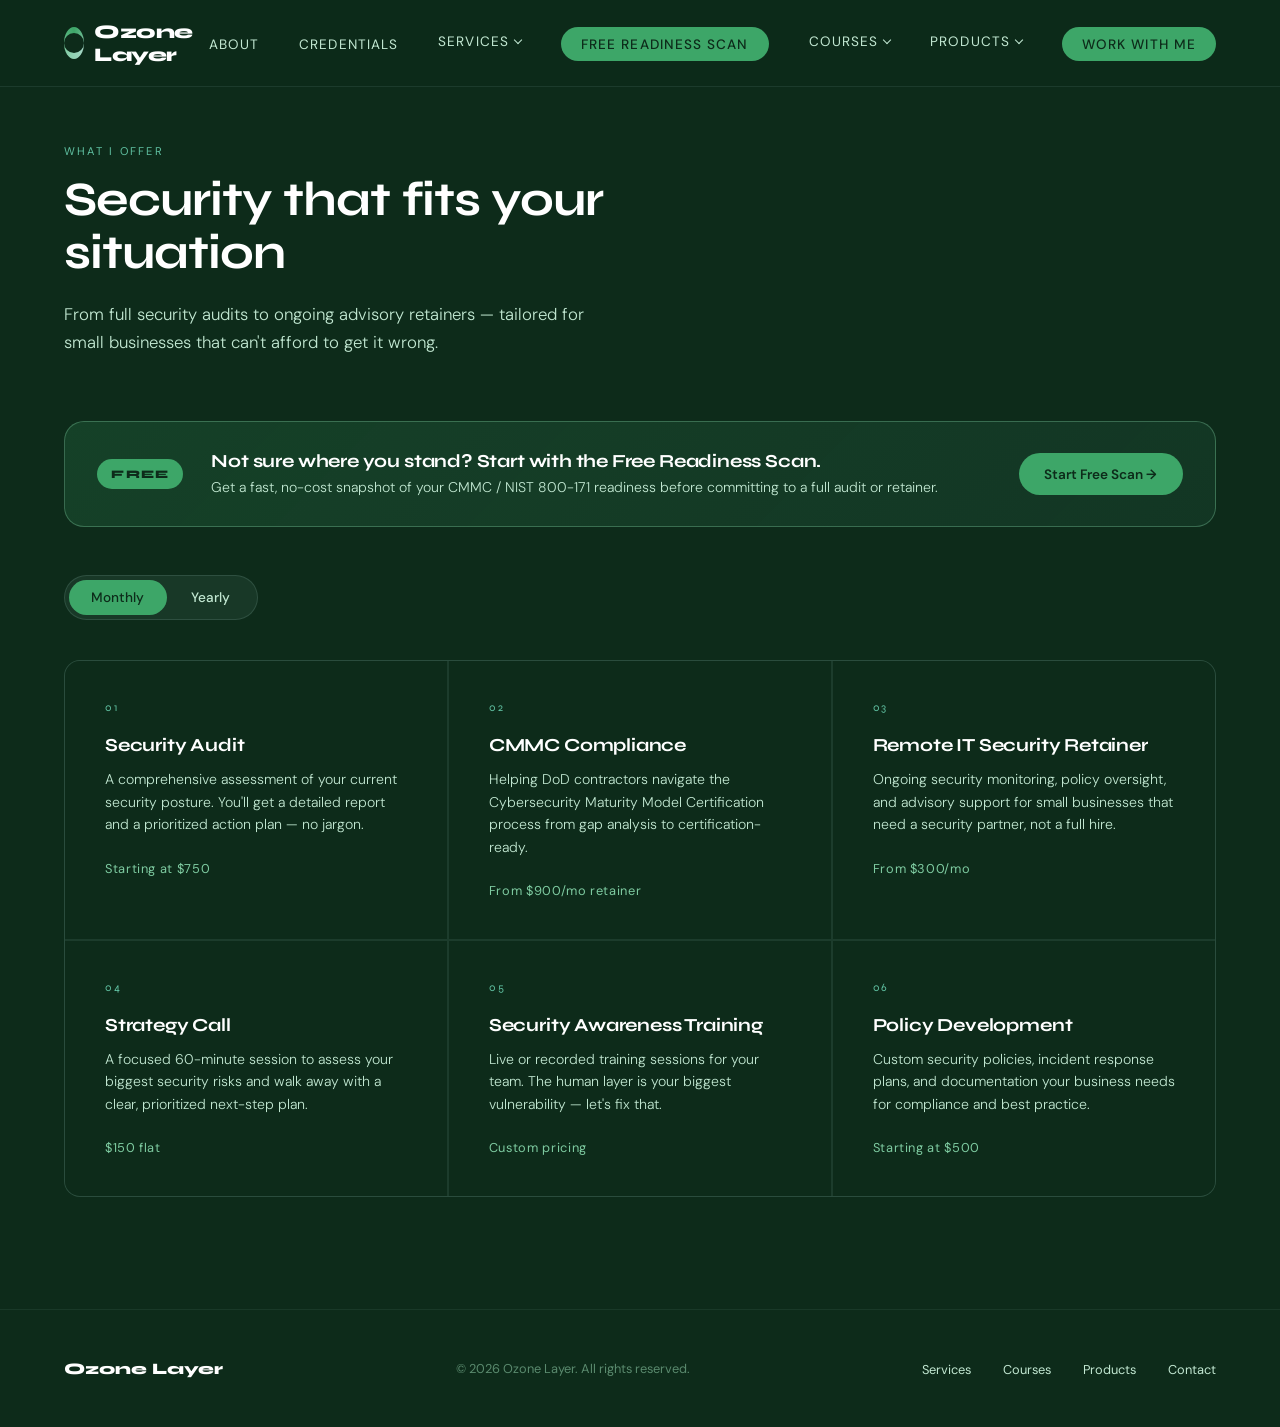
<file: services.html>
<!DOCTYPE html>
<html lang="en">
<head>
<meta charset="UTF-8">
<meta name="viewport" content="width=device-width, initial-scale=1.0">
<title>Services — Ozone Layer</title>
<link rel="preconnect" href="https://fonts.googleapis.com">
<link href="https://fonts.googleapis.com/css2?family=Syne:wght@400;500;600;700;800&family=DM+Sans:ital,wght@0,300;0,400;0,500;1,300&display=swap" rel="stylesheet">
<link rel="stylesheet" href="styles.css">
</head>
<body>

<!-- NAV -->
<nav>
  <a href="index.html" class="nav-logo">
    <div class="logo-mark"><div class="logo-mark-inner"></div></div>
    Ozone Layer
  </a>
  <button class="nav-toggle" id="navToggle" aria-label="Toggle menu" aria-expanded="false">
    <span></span><span></span><span></span>
  </button>
  <ul class="nav-links" id="navLinks">
    <li><a href="about.html">About</a></li>
    <li><a href="credentials.html">Credentials</a></li>
    <li class="nav-dropdown">
      <button type="button" class="nav-dropdown-trigger" aria-haspopup="true" aria-expanded="false">
        Services <span class="nav-dropdown-caret"></span>
      </button>
      <ul class="dropdown-menu">
        <li><a href="services.html">Security Audit</a></li>
        <li><a href="services.html">CMMC Compliance</a></li>
        <li><a href="services.html">Remote IT Security Retainer</a></li>
        <li><a href="services.html">Strategy Call</a></li>
        <li><a href="services.html">Security Awareness Training</a></li>
        <li><a href="services.html">Policy Development</a></li>
      </ul>
    </li>
    <li><a href="scan.html" class="nav-cta">Free Readiness Scan</a></li>
    <li class="nav-dropdown">
      <button type="button" class="nav-dropdown-trigger" aria-haspopup="true" aria-expanded="false">
        Courses <span class="nav-dropdown-caret"></span>
      </button>
      <ul class="dropdown-menu">
        <li><a href="courses.html">CompTIA Security+ Complete Prep</a></li>
        <li><a href="courses.html">Cybersecurity for Small Business Owners</a></li>
        <li><a href="courses.html">Intro to CMMC Compliance</a></li>
        <li><a href="courses.html">Break Into IT: Your First Security Job</a></li>
        <li><a href="courses.html">Home Lab Setup for Security Pros</a></li>
      </ul>
    </li>
    <li class="nav-dropdown">
      <button type="button" class="nav-dropdown-trigger" aria-haspopup="true" aria-expanded="false">
        Products <span class="nav-dropdown-caret"></span>
      </button>
      <ul class="dropdown-menu">
        <li><a href="products.html">SMB Security Audit Checklist</a></li>
        <li><a href="products.html">CMMC Level 1 Starter Kit</a></li>
        <li><a href="products.html">Security Policy Template Pack</a></li>
        <li><a href="products.html">Security+ Study Guide</a></li>
      </ul>
    </li>
    <li><a href="index.html#contact" class="nav-cta">Work With Me</a></li>
  </ul>
</nav>

<!-- SERVICES -->
<section class="services page-section-top" id="services">
  <div class="services-header reveal">
    <div class="section-label">What I offer</div>
    <h2 class="section-title">Security that fits your situation</h2>
    <p class="section-body">From full security audits to ongoing advisory retainers — tailored for small businesses that can't afford to get it wrong.</p>
  </div>

  <div class="scan-promo reveal">
    <div class="scan-promo-badge">Free</div>
    <div class="scan-promo-content">
      <div class="scan-promo-title">Not sure where you stand? Start with the Free Readiness Scan.</div>
      <div class="scan-promo-desc">Get a fast, no-cost snapshot of your CMMC / NIST 800-171 readiness before committing to a full audit or retainer.</div>
    </div>
    <a href="scan.html" class="scan-promo-cta">Start Free Scan →</a>
  </div>

  <div class="billing-toggle reveal" id="billingToggle" role="group" aria-label="Billing period">
    <button type="button" class="billing-option active" data-period="monthly">Monthly</button>
    <button type="button" class="billing-option" data-period="yearly">Yearly</button>
  </div>

  <div class="services-grid reveal">
    <div class="service-card">
      <div class="service-num">01</div>
      <div class="service-name">Security Audit</div>
      <div class="service-desc">A comprehensive assessment of your current security posture. You'll get a detailed report and a prioritized action plan — no jargon.</div>
      <div class="service-price">Starting at $750</div>
    </div>
    <div class="service-card">
      <div class="service-num">02</div>
      <div class="service-name">CMMC Compliance</div>
      <div class="service-desc">Helping DoD contractors navigate the Cybersecurity Maturity Model Certification process from gap analysis to certification-ready.</div>
      <div class="service-price" data-monthly="From $900/mo retainer" data-yearly="From $765/mo · $9,180 billed annually">From $900/mo retainer</div>
    </div>
    <div class="service-card">
      <div class="service-num">03</div>
      <div class="service-name">Remote IT Security Retainer</div>
      <div class="service-desc">Ongoing security monitoring, policy oversight, and advisory support for small businesses that need a security partner, not a full hire.</div>
      <div class="service-price" data-monthly="From $300/mo" data-yearly="From $255/mo · $3,060 billed annually">From $300/mo</div>
    </div>
    <div class="service-card">
      <div class="service-num">04</div>
      <div class="service-name">Strategy Call</div>
      <div class="service-desc">A focused 60-minute session to assess your biggest security risks and walk away with a clear, prioritized next-step plan.</div>
      <div class="service-price">$150 flat</div>
    </div>
    <div class="service-card">
      <div class="service-num">05</div>
      <div class="service-name">Security Awareness Training</div>
      <div class="service-desc">Live or recorded training sessions for your team. The human layer is your biggest vulnerability — let's fix that.</div>
      <div class="service-price">Custom pricing</div>
    </div>
    <div class="service-card">
      <div class="service-num">06</div>
      <div class="service-name">Policy Development</div>
      <div class="service-desc">Custom security policies, incident response plans, and documentation your business needs for compliance and best practice.</div>
      <div class="service-price">Starting at $500</div>
    </div>
  </div>
</section>

<!-- FOOTER -->
<footer>
  <div class="footer-logo">Ozone Layer</div>
  <p class="footer-copy">© 2026 Ozone Layer. All rights reserved.</p>
  <ul class="footer-links">
    <li><a href="services.html">Services</a></li>
    <li><a href="courses.html">Courses</a></li>
    <li><a href="products.html">Products</a></li>
    <li><a href="index.html#contact">Contact</a></li>
  </ul>
</footer>

<script src="script.js"></script>

</body>
</html>
</file>
<file: styles.css>
*, *::before, *::after { box-sizing: border-box; margin: 0; padding: 0; }

  :root {
    --green-deep: #0d2b1a;
    --green-dark: #133d26;
    --green-mid: #1e5c38;
    --green-base: #2d7a4f;
    --green-light: #3da668;
    --green-pale: #7ecba1;
    --green-mist: #c2e8d2;
    --green-fog: #e8f5ee;
    --ozone-blue: #a8d8c8;
    --ozone-glow: #5fbfa0;
    --cream: #f5f0e8;
    --cream-dark: #e8e0d0;
    --text-dark: #0d2b1a;
    --text-mid: #2d5a40;
    --text-light: #5a8a6e;
    --white: #ffffff;
    --font-display: 'Syne', sans-serif;
    --font-body: 'DM Sans', sans-serif;
  }

  html { scroll-behavior: smooth; }

  body {
    font-family: var(--font-body);
    background: var(--green-deep);
    color: var(--cream);
    overflow-x: hidden;
  }

  /* NAV */
  nav {
    position: fixed;
    top: 0; left: 0; right: 0;
    z-index: 100;
    display: flex;
    align-items: center;
    justify-content: space-between;
    padding: 1.25rem 4rem;
    background: rgba(13, 43, 26, 0.85);
    backdrop-filter: blur(16px);
    border-bottom: 1px solid rgba(168, 216, 200, 0.1);
  }

  .nav-logo {
    font-family: var(--font-display);
    font-size: 1.2rem;
    font-weight: 800;
    letter-spacing: -0.02em;
    color: var(--white);
    text-decoration: none;
    display: flex;
    align-items: center;
    gap: 10px;
  }

  .logo-mark {
    width: 32px;
    height: 32px;
    border-radius: 50%;
    background: conic-gradient(from 0deg, var(--green-light), var(--ozone-blue), var(--green-pale), var(--green-light));
    display: flex;
    align-items: center;
    justify-content: center;
    animation: spin-slow 12s linear infinite;
  }

  .logo-mark-inner {
    width: 20px;
    height: 20px;
    border-radius: 50%;
    background: var(--green-deep);
  }

  @keyframes spin-slow { to { transform: rotate(360deg); } }

  .nav-links {
    display: flex;
    gap: 2.5rem;
    list-style: none;
  }

  .nav-links a {
    font-size: 0.85rem;
    font-weight: 400;
    letter-spacing: 0.08em;
    text-transform: uppercase;
    color: var(--green-mist);
    text-decoration: none;
    transition: color 0.2s;
  }

  .nav-links a:hover { color: var(--white); }

  .nav-cta {
    background: var(--green-light);
    color: var(--green-deep) !important;
    padding: 0.55rem 1.25rem;
    border-radius: 100px;
    font-weight: 500 !important;
    transition: background 0.2s !important;
    white-space: nowrap;
  }

  .nav-cta:hover { background: var(--green-pale) !important; }

  /* NAV DROPDOWNS */
  .nav-dropdown { position: relative; }

  .nav-dropdown-trigger {
    display: flex;
    align-items: center;
    gap: 6px;
    background: none;
    border: none;
    padding: 0;
    font-family: var(--font-body);
    font-size: 0.85rem;
    font-weight: 400;
    letter-spacing: 0.08em;
    text-transform: uppercase;
    color: var(--green-mist);
    cursor: pointer;
    transition: color 0.2s;
  }

  .nav-dropdown-trigger:hover { color: var(--white); }

  .nav-dropdown-caret {
    width: 6px;
    height: 6px;
    border-right: 1.5px solid currentColor;
    border-bottom: 1.5px solid currentColor;
    transform: rotate(45deg);
    margin-top: -3px;
    transition: transform 0.2s;
  }

  .nav-dropdown.open .nav-dropdown-caret,
  .nav-dropdown:hover .nav-dropdown-caret {
    transform: rotate(225deg);
    margin-top: 3px;
  }

  .dropdown-menu {
    position: absolute;
    top: calc(100% + 18px);
    left: 50%;
    transform: translateX(-50%) translateY(8px);
    min-width: 210px;
    max-width: 280px;
    background: rgba(13, 43, 26, 0.98);
    border: 1px solid rgba(168, 216, 200, 0.15);
    border-radius: 12px;
    padding: 0.5rem;
    list-style: none;
    opacity: 0;
    pointer-events: none;
    transition: opacity 0.2s ease, transform 0.2s ease;
    box-shadow: 0 20px 40px rgba(0,0,0,0.35);
    z-index: 110;
  }

  .dropdown-menu li { width: 100%; }

  .dropdown-menu a {
    display: block;
    padding: 0.65rem 0.9rem;
    border-radius: 8px;
    font-size: 0.82rem;
    letter-spacing: 0.02em;
    text-transform: none;
    color: var(--green-mist);
    text-decoration: none;
    line-height: 1.35;
    white-space: normal;
    transition: background 0.2s, color 0.2s;
  }

  .dropdown-menu a:hover { background: rgba(168,216,200,0.08); color: var(--white); }

  @media (min-width: 769px) {
    .nav-dropdown::before {
      content: '';
      position: absolute;
      top: 100%;
      left: 50%;
      transform: translateX(-50%);
      width: 280px;
      height: 18px;
    }

    .nav-dropdown:hover .dropdown-menu,
    .nav-dropdown.open .dropdown-menu {
      opacity: 1;
      pointer-events: auto;
      transform: translateX(-50%) translateY(0);
    }
  }

  /* HERO */
  .hero {
    min-height: 100vh;
    display: flex;
    flex-direction: column;
    align-items: center;
    justify-content: center;
    text-align: center;
    padding: 8rem 2rem 4rem;
    position: relative;
    overflow: hidden;
  }

  .hero-bg {
    position: absolute;
    inset: 0;
    background:
      radial-gradient(ellipse 80% 60% at 50% 0%, rgba(61, 166, 104, 0.18) 0%, transparent 70%),
      radial-gradient(ellipse 60% 40% at 20% 80%, rgba(95, 191, 160, 0.1) 0%, transparent 60%),
      radial-gradient(ellipse 50% 50% at 80% 60%, rgba(45, 122, 79, 0.12) 0%, transparent 60%);
  }

  .hero-rings {
    position: absolute;
    top: 50%;
    left: 50%;
    transform: translate(-50%, -50%);
    width: 900px;
    height: 900px;
    pointer-events: none;
  }

  .ring {
    position: absolute;
    border-radius: 50%;
    border: 1px solid rgba(168, 216, 200, 0.08);
    top: 50%; left: 50%;
    transform: translate(-50%, -50%);
    animation: pulse-ring 4s ease-in-out infinite;
  }

  .ring:nth-child(1) { width: 300px; height: 300px; animation-delay: 0s; }
  .ring:nth-child(2) { width: 500px; height: 500px; animation-delay: 0.8s; border-color: rgba(168,216,200,0.06); }
  .ring:nth-child(3) { width: 700px; height: 700px; animation-delay: 1.6s; border-color: rgba(168,216,200,0.04); }
  .ring:nth-child(4) { width: 900px; height: 900px; animation-delay: 2.4s; border-color: rgba(168,216,200,0.02); }

  @keyframes pulse-ring {
    0%, 100% { opacity: 0.4; transform: translate(-50%, -50%) scale(1); }
    50% { opacity: 1; transform: translate(-50%, -50%) scale(1.02); }
  }

  .hero-eyebrow {
    font-size: 0.75rem;
    letter-spacing: 0.2em;
    text-transform: uppercase;
    color: var(--ozone-glow);
    margin-bottom: 1.5rem;
    position: relative;
    display: flex;
    align-items: center;
    gap: 12px;
    animation: fade-up 0.8s ease both;
  }

  .hero-eyebrow::before,
  .hero-eyebrow::after {
    content: '';
    display: block;
    width: 40px;
    height: 1px;
    background: var(--ozone-glow);
    opacity: 0.5;
  }

  .hero-title {
    font-family: var(--font-display);
    font-size: clamp(3.5rem, 8vw, 7rem);
    font-weight: 800;
    line-height: 0.95;
    letter-spacing: -0.03em;
    color: var(--white);
    margin-bottom: 0.3em;
    position: relative;
    animation: fade-up 0.8s 0.1s ease both;
  }

  .hero-title-accent {
    color: var(--green-pale);
    display: block;
  }

  .hero-sub {
    font-size: clamp(1rem, 2vw, 1.25rem);
    font-weight: 300;
    color: var(--green-mist);
    max-width: 560px;
    line-height: 1.6;
    margin-bottom: 2.5rem;
    position: relative;
    animation: fade-up 0.8s 0.2s ease both;
  }

  .hero-actions {
    display: flex;
    gap: 1rem;
    flex-wrap: wrap;
    justify-content: center;
    position: relative;
    animation: fade-up 0.8s 0.3s ease both;
  }

  .btn-primary {
    background: var(--green-light);
    color: var(--green-deep);
    padding: 0.9rem 2rem;
    border-radius: 100px;
    font-family: var(--font-body);
    font-size: 0.95rem;
    font-weight: 500;
    text-decoration: none;
    transition: all 0.2s;
    border: none;
    cursor: pointer;
  }

  .btn-primary:hover {
    background: var(--green-pale);
    transform: translateY(-2px);
  }

  .btn-ghost {
    background: transparent;
    color: var(--cream);
    padding: 0.9rem 2rem;
    border-radius: 100px;
    font-family: var(--font-body);
    font-size: 0.95rem;
    font-weight: 400;
    text-decoration: none;
    transition: all 0.2s;
    border: 1px solid rgba(168, 216, 200, 0.25);
    cursor: pointer;
  }

  .btn-ghost:hover {
    border-color: rgba(168, 216, 200, 0.6);
    background: rgba(168, 216, 200, 0.05);
  }

  .hero-stats {
    display: flex;
    gap: 3rem;
    margin-top: 5rem;
    position: relative;
    animation: fade-up 0.8s 0.4s ease both;
  }

  .stat {
    text-align: center;
  }

  .stat-num {
    font-family: var(--font-display);
    font-size: 2rem;
    font-weight: 700;
    color: var(--white);
    line-height: 1;
  }

  .stat-label {
    font-size: 0.75rem;
    letter-spacing: 0.1em;
    text-transform: uppercase;
    color: var(--green-pale);
    margin-top: 4px;
  }

  .stat-divider {
    width: 1px;
    background: rgba(168,216,200,0.15);
    align-self: stretch;
  }

  @keyframes fade-up {
    from { opacity: 0; transform: translateY(24px); }
    to { opacity: 1; transform: translateY(0); }
  }

  /* SECTION BASE */
  section { padding: 7rem 4rem; }

  .section-label {
    font-size: 0.7rem;
    letter-spacing: 0.2em;
    text-transform: uppercase;
    color: var(--ozone-glow);
    margin-bottom: 1rem;
  }

  .section-title {
    font-family: var(--font-display);
    font-size: clamp(2rem, 4vw, 3rem);
    font-weight: 700;
    line-height: 1.1;
    letter-spacing: -0.02em;
    color: var(--white);
    margin-bottom: 1.25rem;
  }

  .section-body {
    font-size: 1.05rem;
    font-weight: 300;
    color: var(--green-mist);
    line-height: 1.7;
    max-width: 520px;
  }

  /* ABOUT */
  .about {
    background: var(--green-dark);
    display: grid;
    grid-template-columns: 1fr 1fr;
    gap: 6rem;
    align-items: center;
  }

  .about-visual {
    position: relative;
    display: flex;
    align-items: center;
    justify-content: center;
  }

  .about-shield {
    width: 280px;
    height: 280px;
    position: relative;
  }

  .shield-ring {
    position: absolute;
    inset: 0;
    border-radius: 50%;
    border: 1px solid rgba(126, 203, 161, 0.2);
    animation: shield-pulse 3s ease-in-out infinite;
  }

  .shield-ring:nth-child(2) { inset: 20px; border-color: rgba(126,203,161,0.3); animation-delay: 0.5s; }
  .shield-ring:nth-child(3) { inset: 40px; border-color: rgba(126,203,161,0.4); animation-delay: 1s; }

  @keyframes shield-pulse {
    0%, 100% { opacity: 0.5; transform: scale(1); }
    50% { opacity: 1; transform: scale(1.04); }
  }

  .shield-center {
    position: absolute;
    inset: 60px;
    background: linear-gradient(135deg, var(--green-mid), var(--green-base));
    border-radius: 50%;
    display: flex;
    align-items: center;
    justify-content: center;
  }

  .shield-icon {
    font-size: 3rem;
    filter: brightness(0) invert(1);
    opacity: 0.9;
  }

  .about-tags {
    display: flex;
    flex-wrap: wrap;
    gap: 8px;
    margin-top: 2rem;
  }

  .tag {
    font-size: 0.75rem;
    letter-spacing: 0.05em;
    color: var(--green-pale);
    border: 1px solid rgba(126, 203, 161, 0.25);
    padding: 0.35rem 0.85rem;
    border-radius: 100px;
    background: rgba(126,203,161,0.05);
  }

  /* SERVICES */
  .services {
    background: var(--green-deep);
  }

  .services-header {
    max-width: 600px;
    margin-bottom: 4rem;
  }

  .billing-toggle {
    display: inline-flex;
    gap: 2px;
    padding: 4px;
    background: rgba(168,216,200,0.08);
    border: 1px solid rgba(168,216,200,0.15);
    border-radius: 100px;
    margin-bottom: 2.5rem;
  }

  .billing-option {
    font-family: var(--font-body);
    font-size: 0.85rem;
    font-weight: 500;
    color: var(--green-mist);
    background: transparent;
    border: none;
    padding: 0.55rem 1.4rem;
    border-radius: 100px;
    cursor: pointer;
    transition: background 0.2s, color 0.2s;
  }

  .billing-option:hover { color: var(--white); }

  .billing-option.active {
    background: var(--green-light);
    color: var(--green-deep);
  }

  .services-grid {
    display: grid;
    grid-template-columns: repeat(3, 1fr);
    gap: 1.5px;
    background: rgba(168,216,200,0.1);
    border: 1px solid rgba(168,216,200,0.1);
    border-radius: 16px;
    overflow: hidden;
  }

  /* FREE READINESS SCAN PROMO */
  .scan-promo {
    display: flex;
    align-items: center;
    gap: 1.75rem;
    background: linear-gradient(135deg, rgba(61,166,104,0.18), rgba(95,191,160,0.08));
    border: 1px solid rgba(126,203,161,0.35);
    border-radius: 20px;
    padding: 1.75rem 2rem;
    margin-bottom: 3rem;
  }

  .scan-promo-badge {
    flex-shrink: 0;
    background: var(--green-light);
    color: var(--green-deep);
    font-family: var(--font-display);
    font-weight: 800;
    font-size: 0.72rem;
    letter-spacing: 0.1em;
    text-transform: uppercase;
    padding: 0.5rem 0.9rem;
    border-radius: 100px;
  }

  .scan-promo-content { flex: 1; }

  .scan-promo-title {
    font-family: var(--font-display);
    font-weight: 700;
    font-size: 1.15rem;
    color: var(--white);
    margin-bottom: 0.35rem;
    letter-spacing: -0.01em;
  }

  .scan-promo-desc {
    font-size: 0.88rem;
    font-weight: 300;
    color: var(--green-mist);
    line-height: 1.5;
  }

  .scan-promo-cta {
    flex-shrink: 0;
    background: var(--green-light);
    color: var(--green-deep);
    padding: 0.8rem 1.6rem;
    border-radius: 100px;
    font-weight: 600;
    font-size: 0.85rem;
    text-decoration: none;
    white-space: nowrap;
    transition: background 0.2s;
  }

  .scan-promo-cta:hover { background: var(--green-pale); }

  .service-card {
    background: var(--green-deep);
    padding: 2.5rem;
    transition: background 0.3s;
    cursor: pointer;
    position: relative;
    overflow: hidden;
  }

  .service-card::before {
    content: '';
    position: absolute;
    bottom: 0; left: 0; right: 0;
    height: 3px;
    background: linear-gradient(90deg, var(--green-light), var(--ozone-glow));
    transform: scaleX(0);
    transform-origin: left;
    transition: transform 0.3s;
  }

  .service-card:hover { background: var(--green-dark); }
  .service-card:hover::before { transform: scaleX(1); }

  .service-num {
    font-family: var(--font-display);
    font-size: 0.7rem;
    letter-spacing: 0.15em;
    color: var(--ozone-glow);
    margin-bottom: 1.25rem;
  }

  .service-icon {
    font-size: 1.75rem;
    margin-bottom: 1rem;
    display: block;
  }

  .service-name {
    font-family: var(--font-display);
    font-size: 1.15rem;
    font-weight: 700;
    color: var(--white);
    margin-bottom: 0.75rem;
    letter-spacing: -0.01em;
  }

  .service-desc {
    font-size: 0.88rem;
    font-weight: 300;
    color: var(--green-mist);
    line-height: 1.6;
  }

  .service-price {
    margin-top: 1.5rem;
    font-size: 0.8rem;
    color: var(--green-pale);
    letter-spacing: 0.05em;
  }

  /* COURSES */
  .courses {
    background: var(--green-dark);
  }

  .courses-layout {
    display: grid;
    grid-template-columns: 1fr 1.5fr;
    gap: 5rem;
    align-items: start;
  }

  .course-list {
    display: flex;
    flex-direction: column;
    gap: 1px;
    background: rgba(168,216,200,0.1);
    border-radius: 12px;
    overflow: hidden;
  }

  .course-item {
    background: var(--green-dark);
    padding: 1.5rem 2rem;
    display: flex;
    align-items: center;
    justify-content: space-between;
    cursor: pointer;
    transition: background 0.2s;
    gap: 1rem;
  }

  .course-item:hover { background: var(--green-mid); }

  .course-item-left { display: flex; align-items: center; gap: 1rem; }

  .course-dot {
    width: 8px; height: 8px;
    border-radius: 50%;
    background: var(--green-pale);
    flex-shrink: 0;
  }

  .course-name {
    font-size: 0.95rem;
    font-weight: 400;
    color: var(--white);
  }

  .course-badge {
    font-size: 0.65rem;
    letter-spacing: 0.08em;
    text-transform: uppercase;
    padding: 0.2rem 0.6rem;
    border-radius: 100px;
    white-space: nowrap;
  }

  .badge-soon { background: rgba(168,216,200,0.1); color: var(--ozone-blue); }
  .badge-live { background: rgba(61,166,104,0.2); color: var(--green-pale); }
  .badge-free { background: rgba(95,191,160,0.15); color: var(--ozone-glow); }

  /* PRODUCTS */
  .products {
    background: var(--green-deep);
  }

  .products-grid {
    display: grid;
    grid-template-columns: repeat(4, 1fr);
    gap: 1rem;
    margin-top: 3rem;
  }

  .product-card {
    background: var(--green-dark);
    border: 1px solid rgba(168,216,200,0.08);
    border-radius: 12px;
    padding: 1.75rem;
    transition: all 0.3s;
    cursor: pointer;
  }

  .product-card:hover {
    border-color: rgba(168,216,200,0.25);
    transform: translateY(-4px);
  }

  .product-emoji { font-size: 1.5rem; margin-bottom: 1rem; display: block; }

  .product-name {
    font-family: var(--font-display);
    font-size: 0.95rem;
    font-weight: 600;
    color: var(--white);
    margin-bottom: 0.5rem;
  }

  .product-desc {
    font-size: 0.8rem;
    font-weight: 300;
    color: var(--green-mist);
    line-height: 1.5;
    margin-bottom: 1.25rem;
  }

  .product-price {
    font-family: var(--font-display);
    font-size: 1.1rem;
    font-weight: 700;
    color: var(--green-pale);
  }

  /* CTA */
  .cta-section {
    background: var(--green-mid);
    text-align: center;
    padding: 7rem 4rem;
    position: relative;
    overflow: hidden;
  }

  .cta-section::before {
    content: '';
    position: absolute;
    top: -50%;
    left: 50%;
    transform: translateX(-50%);
    width: 800px;
    height: 800px;
    border-radius: 50%;
    background: radial-gradient(circle, rgba(61,166,104,0.2) 0%, transparent 70%);
    pointer-events: none;
  }

  .cta-section .section-title { max-width: 600px; margin: 0 auto 1rem; }
  .cta-section .section-body { margin: 0 auto 2.5rem; text-align: center; }

  /* FOOTER */
  footer {
    background: var(--green-deep);
    border-top: 1px solid rgba(168,216,200,0.08);
    padding: 3rem 4rem;
    display: flex;
    align-items: center;
    justify-content: space-between;
  }

  .footer-logo {
    font-family: var(--font-display);
    font-size: 1rem;
    font-weight: 800;
    color: var(--white);
  }

  .footer-copy {
    font-size: 0.8rem;
    color: var(--text-light);
  }

  .footer-links {
    display: flex;
    gap: 2rem;
    list-style: none;
  }

  .footer-links a {
    font-size: 0.8rem;
    color: var(--green-mist);
    text-decoration: none;
    transition: color 0.2s;
  }

  .footer-links a:hover { color: var(--white); }

  /* SCROLL REVEAL */
  .reveal {
    opacity: 0;
    transform: translateY(30px);
    transition: opacity 0.7s ease, transform 0.7s ease;
  }

  .reveal.visible {
    opacity: 1;
    transform: translateY(0);
  }

  /* NAV TOGGLE (hamburger) — hidden on desktop */
  .nav-toggle {
    display: none;
    flex-direction: column;
    justify-content: center;
    gap: 5px;
    width: 32px;
    height: 32px;
    background: none;
    border: none;
    cursor: pointer;
    padding: 0;
    z-index: 101;
  }

  .nav-toggle span {
    display: block;
    width: 100%;
    height: 2px;
    background: var(--cream);
    border-radius: 2px;
    transition: transform 0.25s, opacity 0.25s;
  }

  .nav-toggle.open span:nth-child(1) { transform: translateY(7px) rotate(45deg); }
  .nav-toggle.open span:nth-child(2) { opacity: 0; }
  .nav-toggle.open span:nth-child(3) { transform: translateY(-7px) rotate(-45deg); }

  /* ─────────────────────────────────────────
     MOBILE (≤768px) — everything below is
     scoped to this breakpoint only; desktop
     styles above are untouched.
     ───────────────────────────────────────── */
  @media (max-width: 768px) {

    nav { padding: 1rem 1.25rem; }

    .nav-toggle { display: flex; }

    .nav-links {
      position: fixed;
      top: 0; right: 0;
      height: 100vh;
      width: min(78vw, 320px);
      background: var(--green-deep);
      border-left: 1px solid rgba(168, 216, 200, 0.12);
      flex-direction: column;
      align-items: flex-start;
      gap: 0;
      padding: 6rem 1.75rem 2rem;
      transform: translateX(100%);
      transition: transform 0.3s ease;
      z-index: 100;
    }

    .nav-links.open { transform: translateX(0); }

    .nav-links li { width: 100%; }

    .nav-links a {
      display: block;
      width: 100%;
      padding: 0.9rem 0;
      font-size: 0.95rem;
      border-bottom: 1px solid rgba(168, 216, 200, 0.08);
    }

    .nav-links .nav-cta {
      display: inline-block;
      width: auto;
      border-bottom: none;
      margin-top: 0.75rem;
      padding: 0.85rem 1.75rem;
      text-align: center;
    }

    /* NAV DROPDOWNS — accordion style inside slide-out menu */
    .nav-dropdown { width: 100%; }

    .nav-dropdown-trigger {
      width: 100%;
      justify-content: space-between;
      padding: 0.9rem 0;
      font-size: 0.95rem;
      border-bottom: 1px solid rgba(168, 216, 200, 0.08);
    }

    .dropdown-menu {
      position: static;
      transform: none;
      opacity: 1;
      pointer-events: auto;
      max-height: 0;
      overflow: hidden;
      border: none;
      box-shadow: none;
      padding: 0;
      background: transparent;
      transition: max-height 0.3s ease;
    }

    .nav-dropdown.open .dropdown-menu {
      max-height: 300px;
      padding: 0.25rem 0 0.5rem 1rem;
    }

    .dropdown-menu a {
      border-bottom: none;
      padding: 0.65rem 0;
      font-size: 0.9rem;
    }

    /* HERO */
    .hero { padding: 6.5rem 1.5rem 3rem; }
    .hero-title { font-size: clamp(2.5rem, 12vw, 3.5rem); }
    .hero-sub { max-width: 100%; }
    .hero-stats { flex-wrap: wrap; gap: 1.5rem 2rem; margin-top: 3rem; }

    /* SECTIONS */
    section { padding: 4rem 1.5rem; }
    .cta-section { padding: 4rem 1.5rem; }

    .section-title { font-size: clamp(1.75rem, 8vw, 2.25rem); }
    .section-body { max-width: 100%; }

    /* ABOUT */
    .about {
      grid-template-columns: 1fr;
      gap: 3rem;
      text-align: center;
    }

    .about-visual { order: -1; }
    .about-tags { justify-content: center; }

    /* SERVICES */
    .services-grid { grid-template-columns: 1fr; }

    .scan-promo {
      flex-direction: column;
      text-align: center;
      padding: 1.75rem 1.5rem;
    }

    /* COURSES */
    .courses-layout {
      grid-template-columns: 1fr;
      gap: 2.5rem;
    }

    /* PRODUCTS */
    .products-grid { grid-template-columns: 1fr 1fr; gap: 0.75rem; }

    /* FOOTER */
    footer {
      flex-direction: column;
      gap: 1.5rem;
      text-align: center;
      padding: 2.5rem 1.5rem;
    }

    .footer-links { flex-wrap: wrap; justify-content: center; gap: 1.25rem; }
  }

  @media (max-width: 420px) {
    .products-grid { grid-template-columns: 1fr; }
  }

/* STANDALONE PAGE TOP SPACING
   Used on About/Services/Courses/Products pages, whose top section
   is no longer preceded by the hero — gives clearance under the
   fixed nav bar. */
.page-section-top {
  padding-top: 9rem;
}

@media (max-width: 768px) {
  .page-section-top {
    padding-top: 6.5rem;
  }
}
</file>
